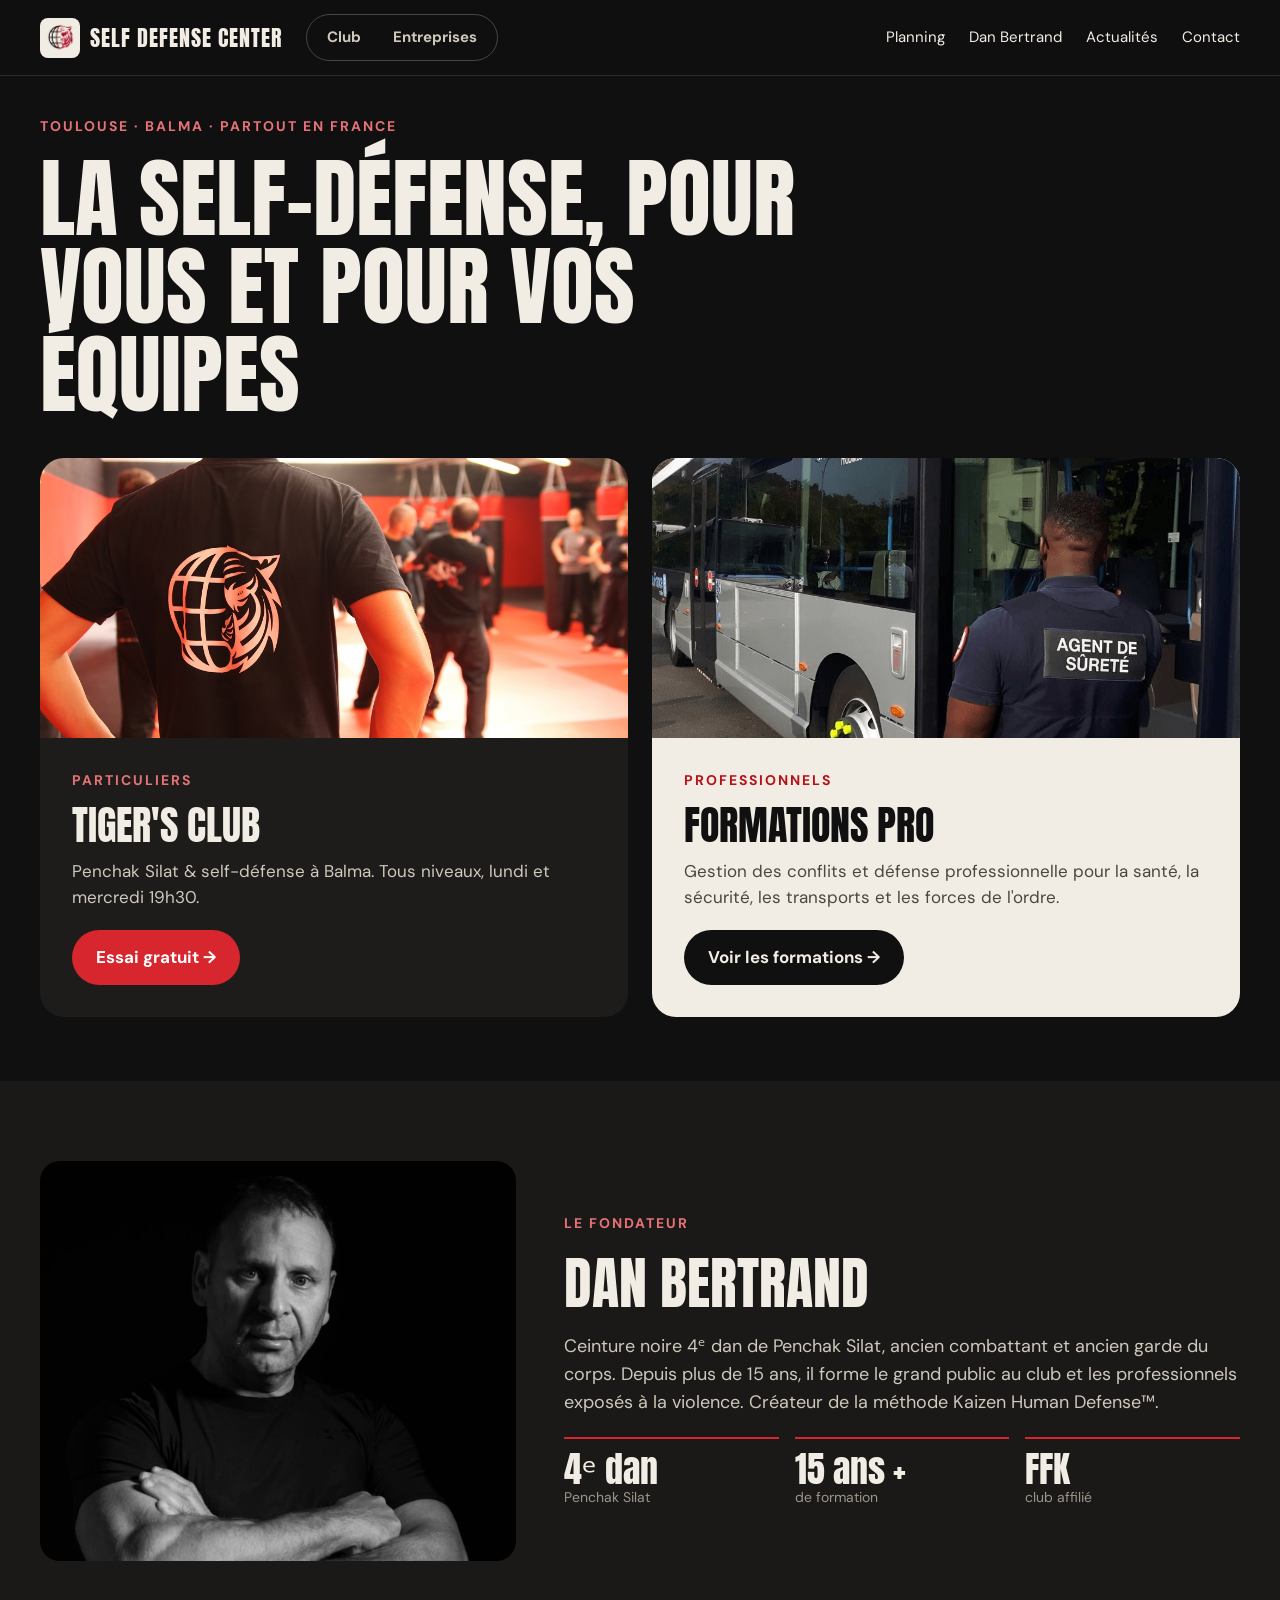
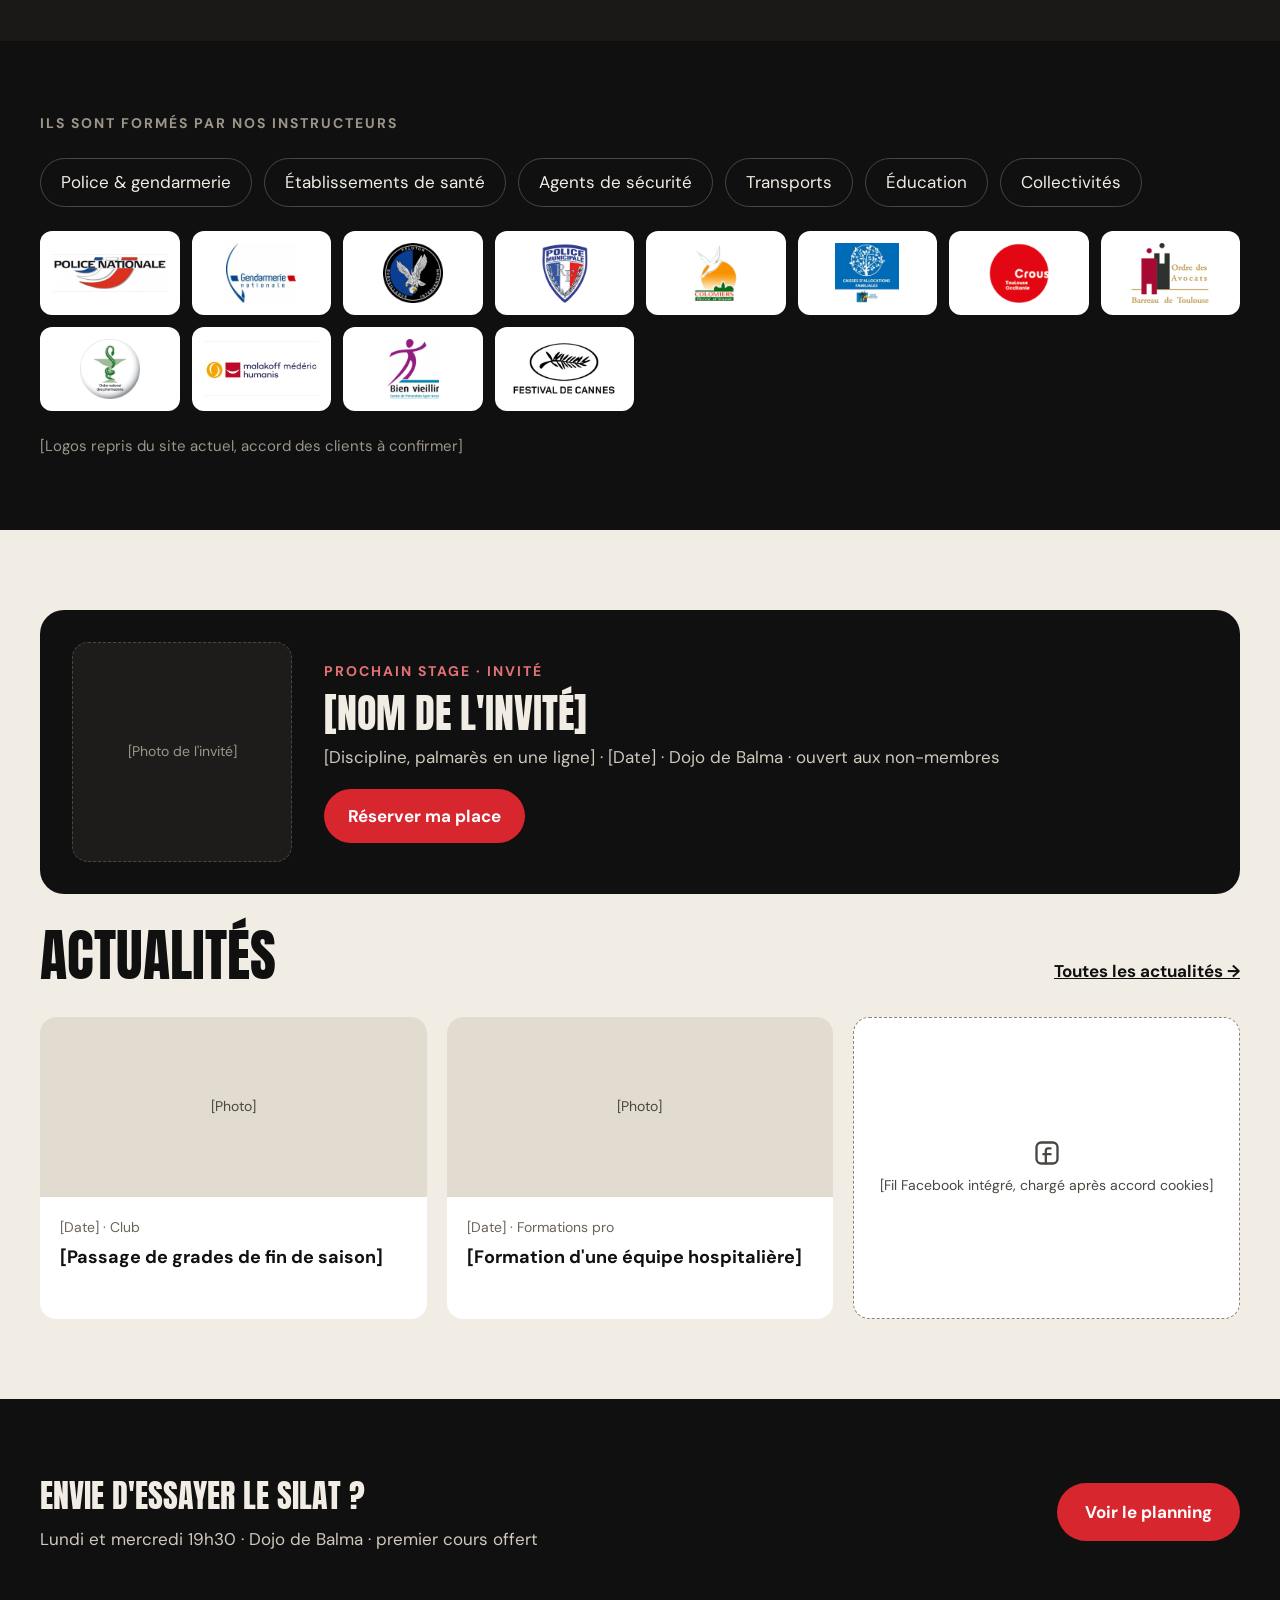
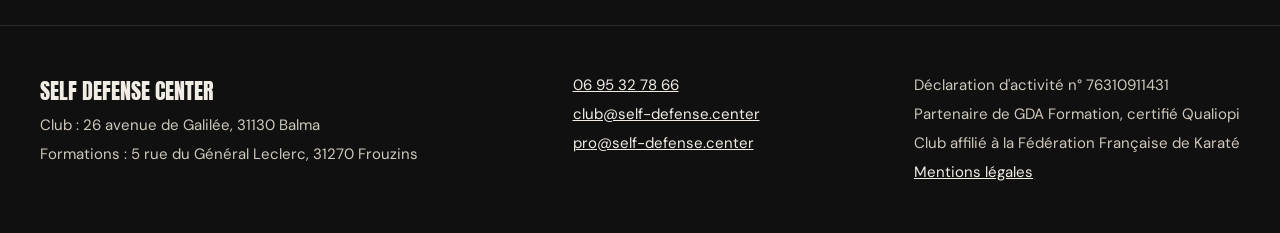
<file: index.html>
<!doctype html>
<html lang="fr"><head><meta charset="utf-8"><meta name="viewport" content="width=device-width,initial-scale=1"><meta name="robots" content="noindex, nofollow"><title>Self Defense Center — Accueil</title>
<link rel="preconnect" href="https://fonts.googleapis.com">
<link href="https://fonts.googleapis.com/css2?family=Anton&amp;family=DM+Sans:wght@400;500;700&amp;display=swap" rel="stylesheet">
<link rel="stylesheet" href="site.css">
<style>
body{margin:0;background:#101010}
a{color:#F2EDE4}a:hover{color:#ffffff}
</style>
</head><body>

<div style="background: #101010; color: #F2EDE4; font-family: 'DM Sans', system-ui, sans-serif; font-size: 17px; line-height: 1.55; min-height: 100vh">

<header class="site-header">
<div class="site-header__in">
<a class="brand" href="index.html" aria-label="Self Defense Center, accueil">
<img src="img/logo.png" alt="">
<span>SELF DEFENSE CENTER</span>
</a>
<nav class="universe" aria-label="Univers">
<a href="club.html">Club</a>
<a href="pro.html">Entreprises</a>
</nav>
<nav class="site-nav" aria-label="Navigation principale">
<a href="club.html#horaires">Planning</a>
<a href="#dan">Dan Bertrand</a>
<a href="#actus">Actualités</a>
<a href="#contact">Contact</a>
</nav>
</div>
</header>

<section id="top" style="max-width: 1200px; margin: 0 auto; padding: 40px 24px 64px; display: flex; flex-direction: column; gap: 40px">
<div style="display: flex; flex-direction: column; gap: 16px; max-width: 820px">
<p style="margin: 0; color: #E57277; font-weight: 700; font-size: 14px; letter-spacing: 2px; text-transform: uppercase">Toulouse · Balma · partout en France</p>
<h1 style="margin: 0; font-family: Anton, sans-serif; font-weight: 400; font-size: clamp(48px, 7vw, 88px); line-height: 1; text-transform: uppercase">La self-défense, pour vous et pour vos équipes</h1>
</div>
<div style="display: grid; grid-template-columns: repeat(auto-fit, minmax(320px, 1fr)); gap: 24px">
<a href="club.html" style="text-decoration: none; color: #F2EDE4; background: #1E1C1A; border-radius: 24px; overflow: hidden; display: flex; flex-direction: column">
<img class="photo" src="img/club-cours-collectif.jpg" alt="Cours collectif au dojo de Balma" style="height: 280px; width: 100%">
<div style="padding: 32px; display: flex; flex-direction: column; gap: 12px">
<span style="color: #E57277; font-weight: 700; font-size: 14px; letter-spacing: 2px; text-transform: uppercase">Particuliers</span>
<span style="font-family: Anton, sans-serif; font-size: 40px; line-height: 1.05; text-transform: uppercase">TIGER'S Club</span>
<span style="color: #CFC8BC">Penchak Silat &amp; self-défense à Balma. Tous niveaux, lundi et mercredi 19h30.</span>
<span style="align-self: flex-start; margin-top: 8px; background: #D7262E; color: #FFFFFF; font-weight: 700; padding: 14px 24px; border-radius: 999px">Essai gratuit →</span>
</div>
</a>
<a href="pro.html" style="text-decoration: none; color: #101010; background: #F2EDE4; border-radius: 24px; overflow: hidden; display: flex; flex-direction: column">
<img class="photo" src="img/pro-transport.jpg" alt="Agent de sûreté devant un bus" style="height: 280px; width: 100%">
<div style="padding: 32px; display: flex; flex-direction: column; gap: 12px">
<span style="color: #B3121A; font-weight: 700; font-size: 14px; letter-spacing: 2px; text-transform: uppercase">Professionnels</span>
<span style="font-family: Anton, sans-serif; font-size: 40px; line-height: 1.05; text-transform: uppercase">Formations pro</span>
<span style="color: #4A4640">Gestion des conflits et défense professionnelle pour la santé, la sécurité, les transports et les forces de l'ordre.</span>
<span style="align-self: flex-start; margin-top: 8px; background: #101010; color: #F2EDE4; font-weight: 700; padding: 14px 24px; border-radius: 999px">Voir les formations →</span>
</div>
</a>
</div>
</section>

<section id="dan" style="background: #1A1917">
<div style="max-width: 1200px; margin: 0 auto; padding: 80px 24px; display: flex; flex-wrap: wrap; gap: 48px; align-items: center">
<img class="photo" src="img/dan-bertrand.jpg" alt="Portrait de Dan Bertrand" style="flex: 1 1 300px; min-width: 0; height: 400px; border-radius: 20px; width: 100%; object-position: center 20%">
<div style="flex: 1 1 500px; min-width: 0; display: flex; flex-direction: column; gap: 20px">
<p style="margin: 0; color: #E57277; font-weight: 700; font-size: 14px; letter-spacing: 2px; text-transform: uppercase">Le fondateur</p>
<h2 style="margin: 0; font-family: Anton, sans-serif; font-weight: 400; font-size: clamp(36px, 5vw, 56px); line-height: 1.05; text-transform: uppercase">Dan Bertrand</h2>
<p style="margin: 0; color: #CFC8BC; font-size: 18px">Ceinture noire 4ᵉ dan de Penchak Silat, ancien combattant et ancien garde du corps. Depuis plus de 15 ans, il forme le grand public au club et les professionnels exposés à la violence. Créateur de la méthode Kaizen Human Defense™.</p>
<div style="display: grid; grid-template-columns: repeat(auto-fit, minmax(150px, 1fr)); gap: 16px">
<div style="border-top: 2px solid #D7262E; padding-top: 12px"><div style="font-family: Anton, sans-serif; font-size: 36px; line-height: 1">4ᵉ dan</div><div style="color: #9C958A; font-size: 14px">Penchak Silat</div></div>
<div style="border-top: 2px solid #D7262E; padding-top: 12px"><div style="font-family: Anton, sans-serif; font-size: 36px; line-height: 1">15 ans +</div><div style="color: #9C958A; font-size: 14px">de formation</div></div>
<div style="border-top: 2px solid #D7262E; padding-top: 12px"><div style="font-family: Anton, sans-serif; font-size: 36px; line-height: 1">FFK</div><div style="color: #9C958A; font-size: 14px">club affilié</div></div>
</div>
</div>
</div>
</section>

<section style="max-width: 1200px; margin: 0 auto; padding: 72px 24px; display: flex; flex-direction: column; gap: 24px">
<p style="margin: 0; color: #9C958A; font-weight: 700; font-size: 14px; letter-spacing: 2px; text-transform: uppercase">Ils sont formés par nos instructeurs</p>
<div style="display: flex; flex-wrap: wrap; gap: 12px">
<span style="border: 1px solid #4A4640; border-radius: 999px; padding: 10px 20px">Police &amp; gendarmerie</span>
<span style="border: 1px solid #4A4640; border-radius: 999px; padding: 10px 20px">Établissements de santé</span>
<span style="border: 1px solid #4A4640; border-radius: 999px; padding: 10px 20px">Agents de sécurité</span>
<span style="border: 1px solid #4A4640; border-radius: 999px; padding: 10px 20px">Transports</span>
<span style="border: 1px solid #4A4640; border-radius: 999px; padding: 10px 20px">Éducation</span>
<span style="border: 1px solid #4A4640; border-radius: 999px; padding: 10px 20px">Collectivités</span>
</div>
<div class="logos">
<img src="img/logos/police-nationale-logo.jpg" alt="Police nationale" loading="lazy">
<img src="img/logos/gendarmerie-nationale-logo.jpg" alt="Gendarmerie nationale" loading="lazy">
<img src="img/logos/PSIG-200px.png" alt="PSIG" loading="lazy">
<img src="img/logos/police-municipale-blason.png" alt="Police municipale" loading="lazy">
<img src="img/logos/mairie-de-colomiers.png" alt="Mairie de Colomiers" loading="lazy">
<img src="img/logos/CAF31-200px.jpg" alt="CAF de la Haute-Garonne" loading="lazy">
<img src="img/logos/crous-toulouse-occitanie-logo.png" alt="Crous Toulouse-Occitanie" loading="lazy">
<img src="img/logos/ordre-avocats-toulouse.png" alt="Ordre des avocats de Toulouse" loading="lazy">
<img src="img/logos/ordre-national-des-pharmaciens-logo.jpg" alt="Ordre national des pharmaciens" loading="lazy">
<img src="img/logos/malakoff-mederic-humanis-Assurance-logo.jpg" alt="Malakoff Humanis" loading="lazy">
<img src="img/logos/agirc-arrco.png" alt="Agirc-Arrco" loading="lazy">
<img src="img/logos/Festival-de-Cannes-Logo-200px.jpg" alt="Festival de Cannes" loading="lazy">
</div>
<p style="margin: 0; color: #9C958A; font-size: 15px">[Logos repris du site actuel, accord des clients à confirmer]</p>
</section>

<section id="actus" style="background: #F2EDE4; color: #101010">
<div style="max-width: 1200px; margin: 0 auto; padding: 80px 24px; display: flex; flex-direction: column; gap: 32px">
<div style="background: #101010; color: #F2EDE4; border-radius: 24px; padding: 32px; display: flex; flex-wrap: wrap; gap: 32px; align-items: center">
<div style="flex: 0 1 220px; min-width: 0; height: 220px; border-radius: 16px; background: #1E1C1A; border: 1px dashed #4A4640; display: flex; align-items: center; justify-content: center; text-align: center; padding: 16px; box-sizing: border-box; color: #9C958A; font-size: 14px">[Photo de l'invité]</div>
<div style="flex: 1 1 360px; min-width: 0; display: flex; flex-direction: column; gap: 10px">
<span style="color: #E57277; font-weight: 700; font-size: 14px; letter-spacing: 2px; text-transform: uppercase">Prochain stage · invité</span>
<span style="font-family: Anton, sans-serif; font-size: 40px; line-height: 1.05; text-transform: uppercase">[Nom de l'invité]</span>
<span style="color: #CFC8BC">[Discipline, palmarès en une ligne] · [Date] · Dojo de Balma · ouvert aux non-membres</span>
<a href="#" style="align-self: flex-start; margin-top: 8px; text-decoration: none; background: #D7262E; color: #FFFFFF; font-weight: 700; padding: 14px 24px; border-radius: 999px">Réserver ma place</a>
</div>
</div>
<div style="display: flex; flex-wrap: wrap; align-items: flex-end; justify-content: space-between; gap: 16px">
<h2 style="margin: 0; font-family: Anton, sans-serif; font-weight: 400; font-size: clamp(36px, 5vw, 56px); line-height: 1.05; text-transform: uppercase">Actualités</h2>
<a href="#" style="color: #101010; font-weight: 700">Toutes les actualités →</a>
</div>
<div style="display: grid; grid-template-columns: repeat(auto-fit, minmax(260px, 1fr)); gap: 20px">
<div style="background: #FFFFFF; border-radius: 16px; overflow: hidden; display: flex; flex-direction: column">
<div style="height: 180px; background: #E2DBCF; display: flex; align-items: center; justify-content: center; color: #4A4640; font-size: 14px">[Photo]</div>
<div style="padding: 20px; display: flex; flex-direction: column; gap: 6px"><span style="color: #6A645B; font-size: 14px">[Date] · Club</span><span style="font-weight: 700; font-size: 18px">[Passage de grades de fin de saison]</span></div>
</div>
<div style="background: #FFFFFF; border-radius: 16px; overflow: hidden; display: flex; flex-direction: column">
<div style="height: 180px; background: #E2DBCF; display: flex; align-items: center; justify-content: center; color: #4A4640; font-size: 14px">[Photo]</div>
<div style="padding: 20px; display: flex; flex-direction: column; gap: 6px"><span style="color: #6A645B; font-size: 14px">[Date] · Formations pro</span><span style="font-weight: 700; font-size: 18px">[Formation d'une équipe hospitalière]</span></div>
</div>
<div style="background: #FFFFFF; border-radius: 16px; overflow: hidden; display: flex; flex-direction: column; border: 1px dashed #8A8378">
<div style="flex: 1 1 auto; min-height: 260px; display: flex; flex-direction: column; align-items: center; justify-content: center; gap: 8px; text-align: center; padding: 20px; color: #4A4640; font-size: 14px"><svg aria-hidden="true" width="28" height="28" viewBox="0 0 24 24" fill="none" stroke="#4A4640" stroke-width="2" stroke-linecap="round" stroke-linejoin="round"><rect x="3" y="3" width="18" height="18" rx="4"></rect><path d="M15 8h-2a2 2 0 0 0-2 2v11"></path><path d="M9 13h6"></path></svg>[Fil Facebook intégré, chargé après accord cookies]</div>
</div>
</div>
</div>
</section>

<section style="max-width: 1200px; margin: 0 auto; padding: 72px 24px; display: flex; flex-wrap: wrap; gap: 24px; align-items: center; justify-content: space-between">
<div style="display: flex; flex-direction: column; gap: 6px">
<span style="font-family: Anton, sans-serif; font-size: 32px; text-transform: uppercase">Envie d'essayer le Silat ?</span>
<span style="color: #CFC8BC">Lundi et mercredi 19h30 · Dojo de Balma · premier cours offert</span>
</div>
<a href="club.html#horaires" style="text-decoration: none; background: #D7262E; color: #FFFFFF; font-weight: 700; padding: 16px 28px; border-radius: 999px">Voir le planning</a>
</section>

<footer id="contact" style="border-top: 1px solid #2E2B28">
<div style="max-width: 1200px; margin: 0 auto; padding: 48px 24px; display: flex; flex-wrap: wrap; gap: 40px; justify-content: space-between; font-size: 15px; color: #CFC8BC">
<div style="display: flex; flex-direction: column; gap: 6px">
<span style="font-family: Anton, sans-serif; font-size: 22px; color: #F2EDE4">SELF DEFENSE CENTER</span>
<span>Club : 26 avenue de Galilée, 31130 Balma</span>
<span>Formations : 5 rue du Général Leclerc, 31270 Frouzins</span>
</div>
<div style="display: flex; flex-direction: column; gap: 6px">
<a href="tel:+33695327866">06 95 32 78 66</a>
<a href="mailto:club@self-defense.center">club@self-defense.center</a>
<a href="mailto:pro@self-defense.center">pro@self-defense.center</a>
</div>
<div style="display: flex; flex-direction: column; gap: 6px">
<span>Déclaration d'activité n° 76310911431</span>
<span>Partenaire de GDA Formation, certifié Qualiopi</span>
<span>Club affilié à la Fédération Française de Karaté</span>
<a href="#">Mentions légales</a>
</div>
</div>
</footer>

</div>
</body></html>
</file>
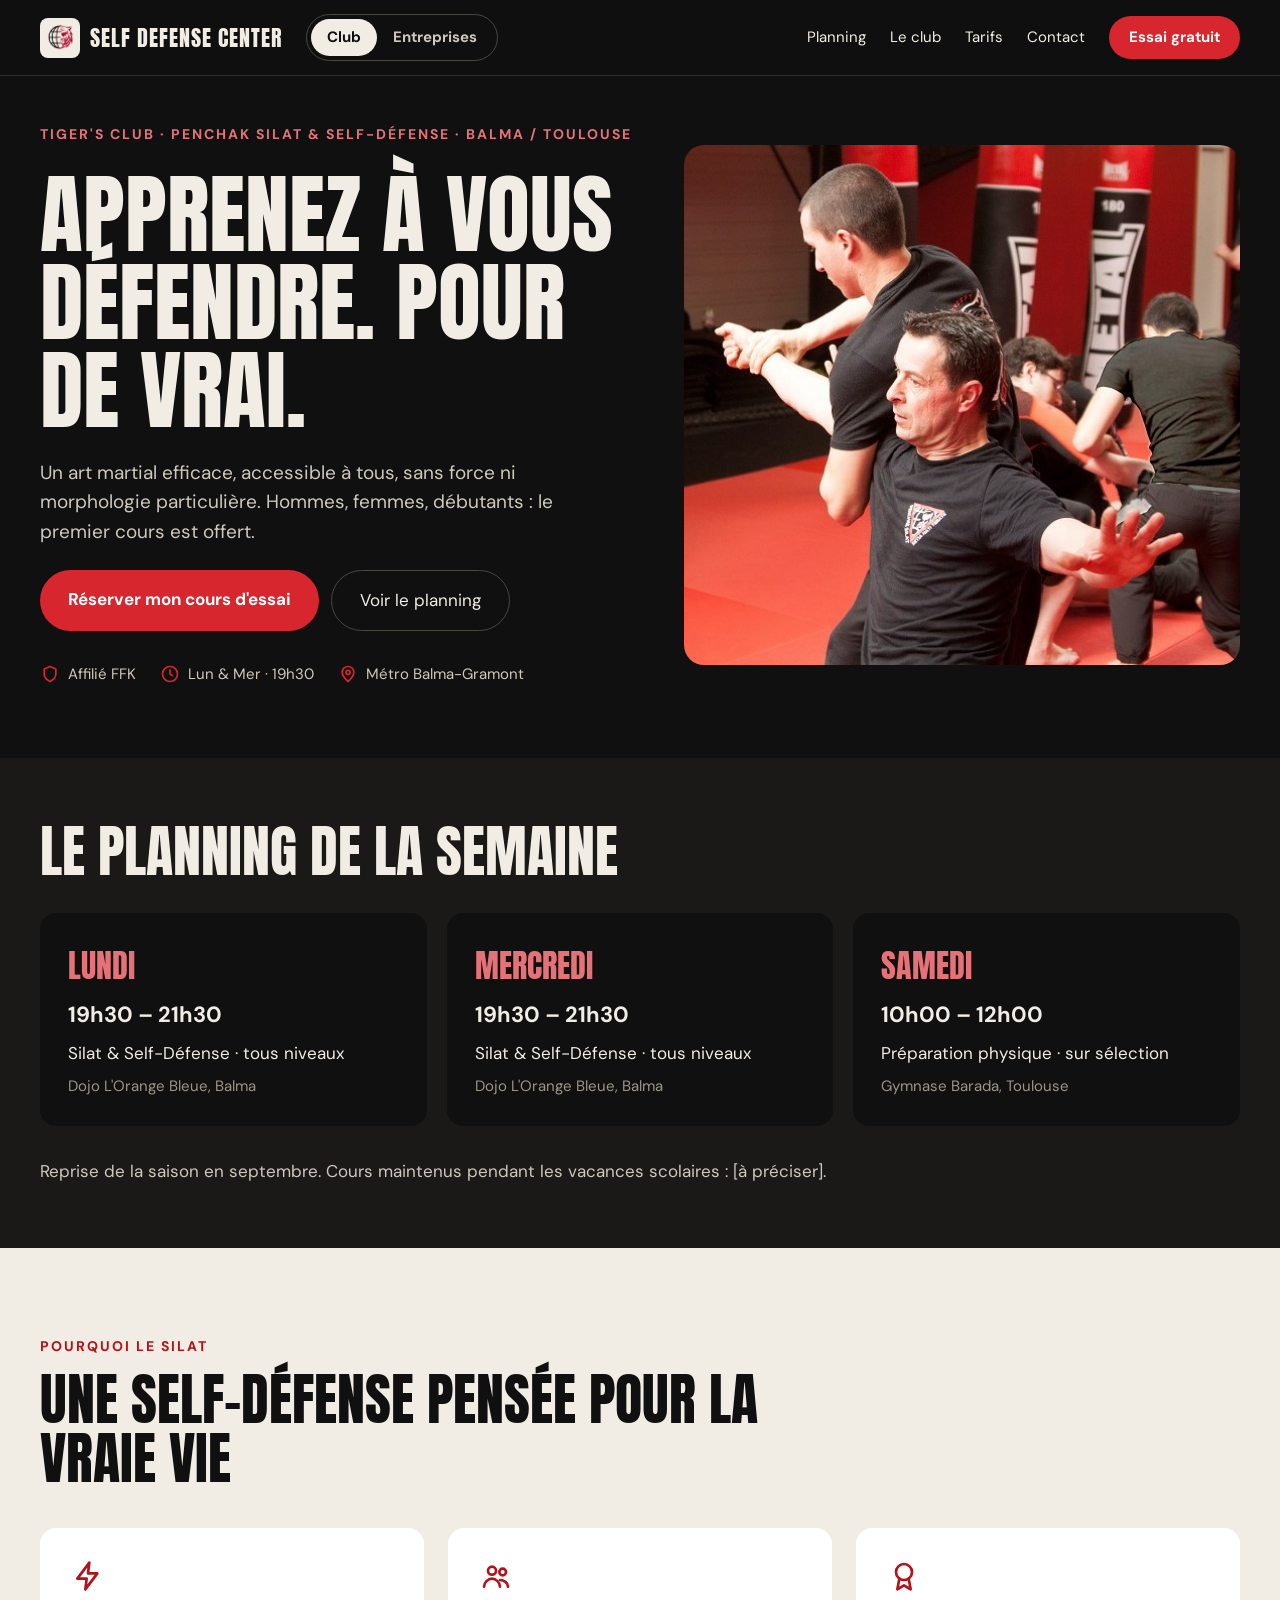
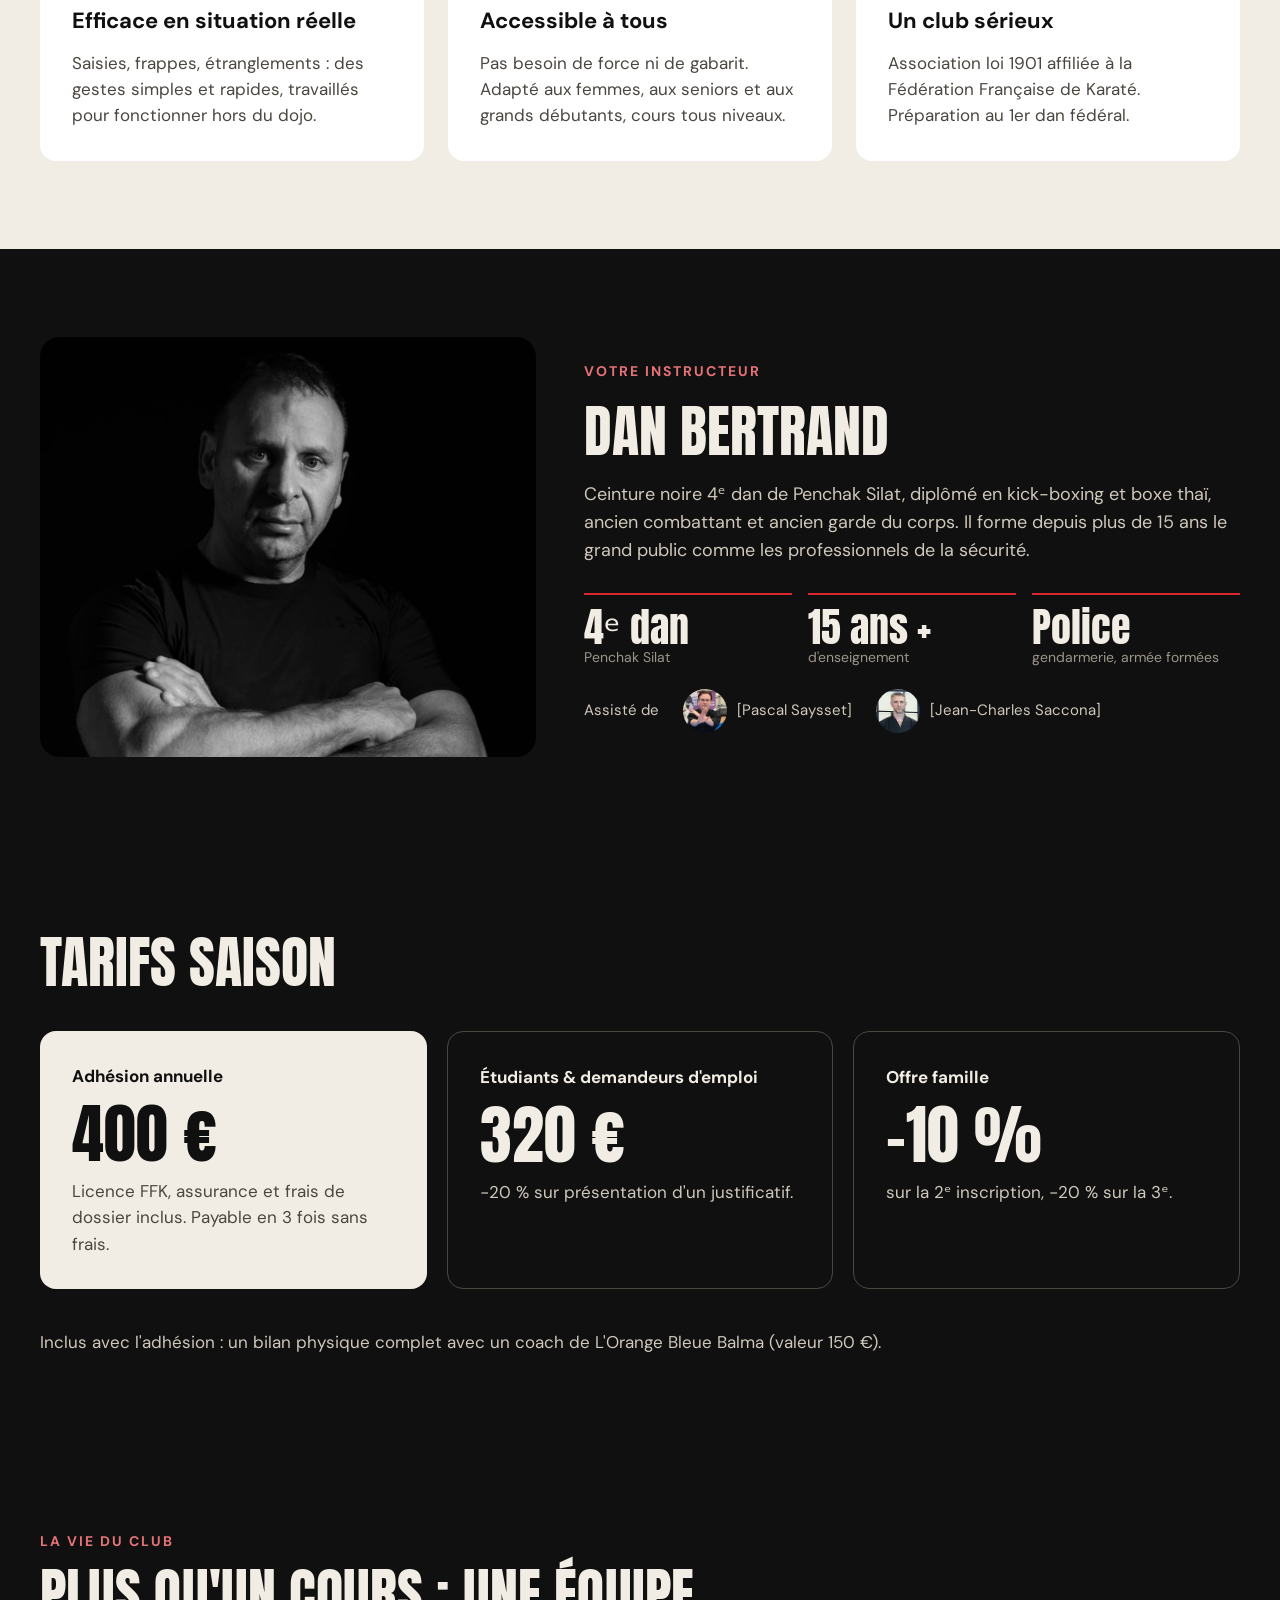
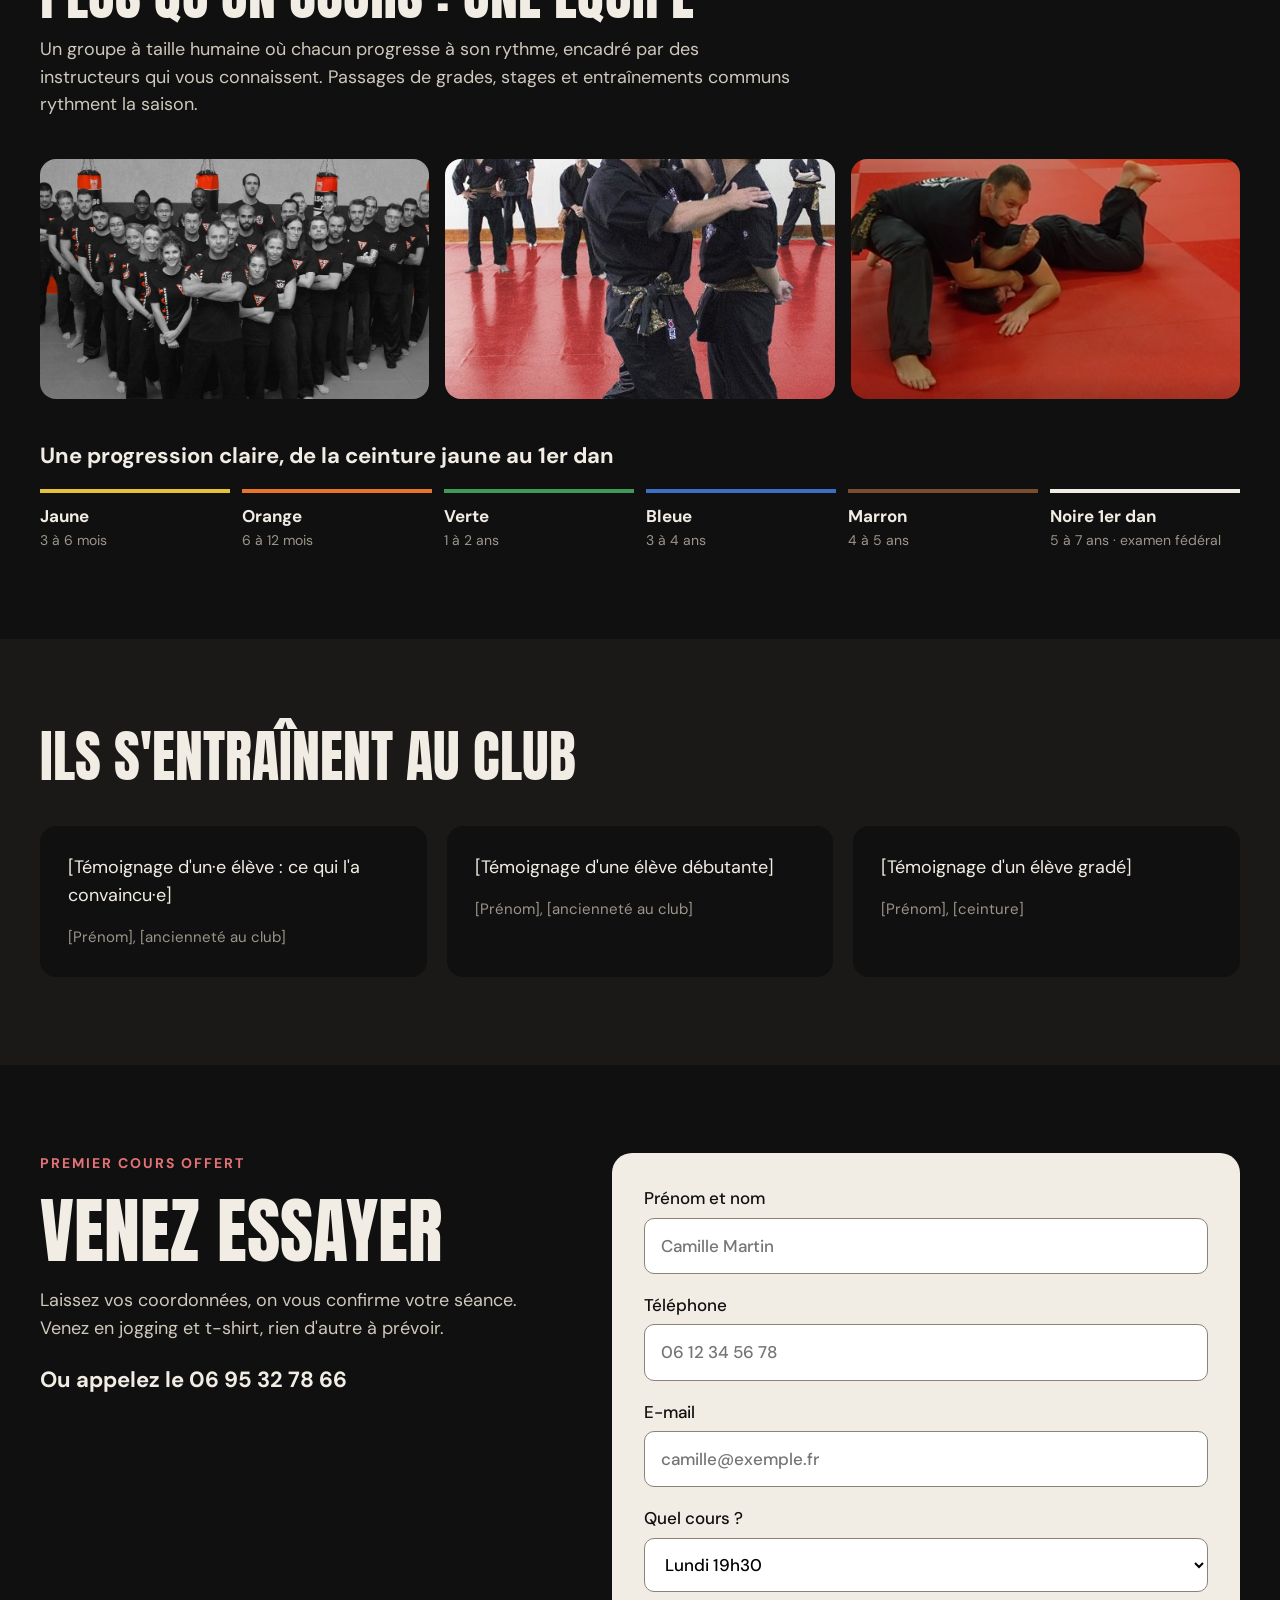
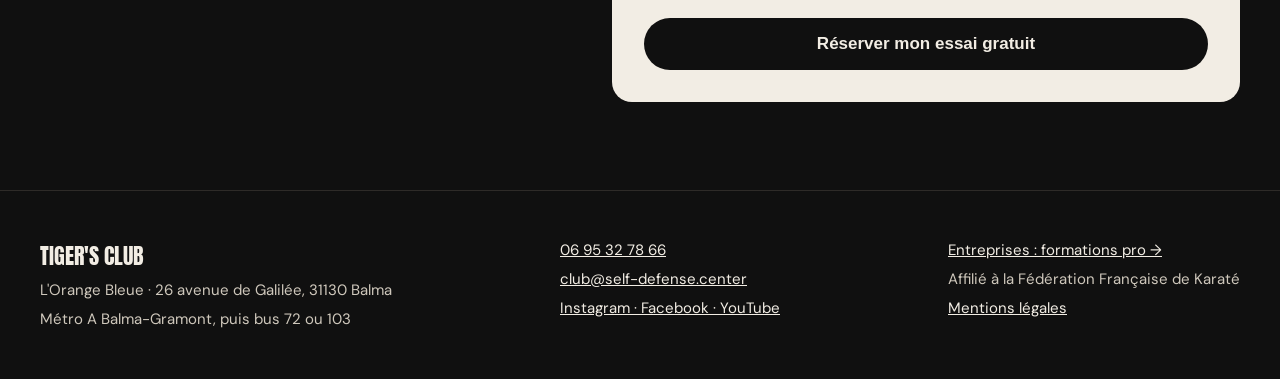
<file: club.html>
<!doctype html>
<html lang="fr"><head><meta charset="utf-8"><meta name="viewport" content="width=device-width,initial-scale=1"><meta name="robots" content="noindex, nofollow"><title>TIGER'S Club — Penchak Silat Balma</title>
<link rel="preconnect" href="https://fonts.googleapis.com">
<link href="https://fonts.googleapis.com/css2?family=Anton&amp;family=DM+Sans:wght@400;500;700&amp;display=swap" rel="stylesheet">
<link rel="stylesheet" href="site.css">
<style>
body{margin:0;background:#101010}
a{color:#F2EDE4}a:hover{color:#ffffff}
input,select{font:inherit}
</style>
</head><body>

<div style="background: #101010; color: #F2EDE4; font-family: 'DM Sans', system-ui, sans-serif; font-size: 17px; line-height: 1.55; min-height: 100vh">

<header class="site-header">
<div class="site-header__in">
<a class="brand" href="index.html" aria-label="Self Defense Center, accueil">
<img src="img/logo.png" alt="">
<span>SELF DEFENSE CENTER</span>
</a>
<nav class="universe" aria-label="Univers">
<a href="club.html" aria-current="page">Club</a>
<a href="pro.html">Entreprises</a>
</nav>
<nav class="site-nav" aria-label="Navigation principale">
<a href="#horaires">Planning</a>
<a href="#club">Le club</a>
<a href="#tarifs">Tarifs</a>
<a href="#contact">Contact</a>
<a class="cta" href="#essai">Essai gratuit</a>
</nav>
</div>
</header>

<section id="top" style="max-width: 1200px; margin: 0 auto; padding: 48px 24px 72px; display: flex; flex-wrap: wrap; gap: 48px; align-items: center">
<div style="flex: 1 1 460px; min-width: 0; display: flex; flex-direction: column; gap: 24px">
<p style="margin: 0; color: #E57277; font-weight: 700; font-size: 14px; letter-spacing: 2px; text-transform: uppercase">TIGER'S Club · Penchak Silat &amp; Self-Défense · Balma / Toulouse</p>
<h1 style="margin: 0; font-family: Anton, sans-serif; font-weight: 400; font-size: clamp(48px, 7vw, 88px); line-height: 1; text-transform: uppercase">Apprenez à vous défendre. Pour de vrai.</h1>
<p style="margin: 0; font-size: 19px; color: #CFC8BC; max-width: 520px">Un art martial efficace, accessible à tous, sans force ni morphologie particulière. Hommes, femmes, débutants : le premier cours est offert.</p>
<div style="display: flex; flex-wrap: wrap; gap: 12px">
<a href="#essai" style="text-decoration: none; background: #D7262E; color: #FFFFFF; font-weight: 700; padding: 16px 28px; border-radius: 999px; font-size: 17px">Réserver mon cours d'essai</a>
<a href="#horaires" style="text-decoration: none; border: 1px solid #4A4640; padding: 16px 28px; border-radius: 999px; font-size: 17px">Voir le planning</a>
</div>
<div style="display: flex; flex-wrap: wrap; gap: 24px; padding-top: 8px; font-size: 15px; color: #CFC8BC">
<span style="display: flex; align-items: center; gap: 8px"><svg aria-hidden="true" width="20" height="20" viewBox="0 0 24 24" fill="none" stroke="#D7262E" stroke-width="2" stroke-linecap="round" stroke-linejoin="round"><path d="M12 3l7 3v6c0 4-3 7-7 9-4-2-7-5-7-9V6z"></path></svg>Affilié FFK</span>
<span style="display: flex; align-items: center; gap: 8px"><svg aria-hidden="true" width="20" height="20" viewBox="0 0 24 24" fill="none" stroke="#D7262E" stroke-width="2" stroke-linecap="round" stroke-linejoin="round"><circle cx="12" cy="12" r="9"></circle><path d="M12 7v5l3 2"></path></svg>Lun &amp; Mer · 19h30</span>
<span style="display: flex; align-items: center; gap: 8px"><svg aria-hidden="true" width="20" height="20" viewBox="0 0 24 24" fill="none" stroke="#D7262E" stroke-width="2" stroke-linecap="round" stroke-linejoin="round"><path d="M12 21s-7-6-7-11a7 7 0 0 1 14 0c0 5-7 11-7 11z"></path><circle cx="12" cy="10" r="2.5"></circle></svg>Métro Balma-Gramont</span>
</div>
</div>
<img class="photo" src="img/club-entrainement.jpg" alt="Élèves à l'entraînement au dojo" style="flex: 1 1 420px; min-width: 0; height: 520px; border-radius: 20px; width: 100%">
</section>

<section id="horaires" style="background: #1A1917">
<div style="max-width: 1200px; margin: 0 auto; padding: 64px 24px; display: flex; flex-direction: column; gap: 32px">
<h2 style="margin: 0; font-family: Anton, sans-serif; font-weight: 400; font-size: clamp(36px, 5vw, 56px); line-height: 1.05; text-transform: uppercase">Le planning de la semaine</h2>
<div style="display: grid; grid-template-columns: repeat(auto-fit, minmax(260px, 1fr)); gap: 20px">
<div style="background: #101010; border-radius: 16px; padding: 28px; display: flex; flex-direction: column; gap: 8px">
<div style="font-family: Anton, sans-serif; font-size: 32px; text-transform: uppercase; color: #E57277">Lundi</div>
<div style="font-size: 22px; font-weight: 700">19h30 – 21h30</div>
<div>Silat &amp; Self-Défense · tous niveaux</div>
<div style="color: #9C958A; font-size: 15px">Dojo L'Orange Bleue, Balma</div>
</div>
<div style="background: #101010; border-radius: 16px; padding: 28px; display: flex; flex-direction: column; gap: 8px">
<div style="font-family: Anton, sans-serif; font-size: 32px; text-transform: uppercase; color: #E57277">Mercredi</div>
<div style="font-size: 22px; font-weight: 700">19h30 – 21h30</div>
<div>Silat &amp; Self-Défense · tous niveaux</div>
<div style="color: #9C958A; font-size: 15px">Dojo L'Orange Bleue, Balma</div>
</div>
<div style="background: #101010; border-radius: 16px; padding: 28px; display: flex; flex-direction: column; gap: 8px">
<div style="font-family: Anton, sans-serif; font-size: 32px; text-transform: uppercase; color: #E57277">Samedi</div>
<div style="font-size: 22px; font-weight: 700">10h00 – 12h00</div>
<div>Préparation physique · sur sélection</div>
<div style="color: #9C958A; font-size: 15px">Gymnase Barada, Toulouse</div>
</div>
</div>
<p style="margin: 0; color: #CFC8BC">Reprise de la saison en septembre. Cours maintenus pendant les vacances scolaires : [à préciser].</p>
</div>
</section>

<section id="club" style="background: #F2EDE4; color: #101010">
<div style="max-width: 1200px; margin: 0 auto; padding: 88px 24px; display: flex; flex-direction: column; gap: 40px">
<div style="display: flex; flex-direction: column; gap: 12px; max-width: 720px">
<p style="margin: 0; color: #B3121A; font-weight: 700; font-size: 14px; letter-spacing: 2px; text-transform: uppercase">Pourquoi le Silat</p>
<h2 style="margin: 0; font-family: Anton, sans-serif; font-weight: 400; font-size: clamp(36px, 5vw, 56px); line-height: 1.05; text-transform: uppercase">Une self-défense pensée pour la vraie vie</h2>
</div>
<div style="display: grid; grid-template-columns: repeat(auto-fit, minmax(260px, 1fr)); gap: 24px">
<div style="background: #FFFFFF; border-radius: 16px; padding: 32px; display: flex; flex-direction: column; gap: 12px">
<svg aria-hidden="true" width="32" height="32" viewBox="0 0 24 24" fill="none" stroke="#B3121A" stroke-width="2" stroke-linecap="round" stroke-linejoin="round"><path d="M13 2L4 14h7l-1 8 9-12h-7z"></path></svg>
<h3 style="margin: 0; font-size: 22px">Efficace en situation réelle</h3>
<p style="margin: 0; color: #4A4640">Saisies, frappes, étranglements : des gestes simples et rapides, travaillés pour fonctionner hors du dojo.</p>
</div>
<div style="background: #FFFFFF; border-radius: 16px; padding: 32px; display: flex; flex-direction: column; gap: 12px">
<svg aria-hidden="true" width="32" height="32" viewBox="0 0 24 24" fill="none" stroke="#B3121A" stroke-width="2" stroke-linecap="round" stroke-linejoin="round"><circle cx="9" cy="8" r="3"></circle><circle cx="17" cy="9" r="2.5"></circle><path d="M3 20c0-3 3-6 6-6s6 3 6 6"></path><path d="M15 15c3 0 6 2 6 5"></path></svg>
<h3 style="margin: 0; font-size: 22px">Accessible à tous</h3>
<p style="margin: 0; color: #4A4640">Pas besoin de force ni de gabarit. Adapté aux femmes, aux seniors et aux grands débutants, cours tous niveaux.</p>
</div>
<div style="background: #FFFFFF; border-radius: 16px; padding: 32px; display: flex; flex-direction: column; gap: 12px">
<svg aria-hidden="true" width="32" height="32" viewBox="0 0 24 24" fill="none" stroke="#B3121A" stroke-width="2" stroke-linecap="round" stroke-linejoin="round"><circle cx="12" cy="9" r="6"></circle><path d="M8.5 14l-1.5 8 5-3 5 3-1.5-8"></path></svg>
<h3 style="margin: 0; font-size: 22px">Un club sérieux</h3>
<p style="margin: 0; color: #4A4640">Association loi 1901 affiliée à la Fédération Française de Karaté. Préparation au 1er dan fédéral.</p>
</div>
</div>
</div>
</section>

<section style="max-width: 1200px; margin: 0 auto; padding: 88px 24px; display: flex; flex-wrap: wrap; gap: 48px; align-items: center">
<img class="photo" src="img/dan-bertrand.jpg" alt="Portrait de Dan Bertrand" style="flex: 1 1 320px; min-width: 0; height: 420px; border-radius: 20px; width: 100%; object-position: center 20%">
<div style="flex: 1 1 480px; min-width: 0; display: flex; flex-direction: column; gap: 20px">
<p style="margin: 0; color: #E57277; font-weight: 700; font-size: 14px; letter-spacing: 2px; text-transform: uppercase">Votre instructeur</p>
<h2 style="margin: 0; font-family: Anton, sans-serif; font-weight: 400; font-size: clamp(36px, 5vw, 56px); line-height: 1.05; text-transform: uppercase">Dan Bertrand</h2>
<p style="margin: 0; color: #CFC8BC; font-size: 18px">Ceinture noire 4ᵉ dan de Penchak Silat, diplômé en kick-boxing et boxe thaï, ancien combattant et ancien garde du corps. Il forme depuis plus de 15 ans le grand public comme les professionnels de la sécurité.</p>
<div style="display: grid; grid-template-columns: repeat(auto-fit, minmax(150px, 1fr)); gap: 16px; padding-top: 8px">
<div style="border-top: 2px solid #D7262E; padding-top: 12px"><div style="font-family: Anton, sans-serif; font-size: 40px; line-height: 1">4ᵉ dan</div><div style="color: #9C958A; font-size: 14px">Penchak Silat</div></div>
<div style="border-top: 2px solid #D7262E; padding-top: 12px"><div style="font-family: Anton, sans-serif; font-size: 40px; line-height: 1">15 ans +</div><div style="color: #9C958A; font-size: 14px">d'enseignement</div></div>
<div style="border-top: 2px solid #D7262E; padding-top: 12px"><div style="font-family: Anton, sans-serif; font-size: 40px; line-height: 1">Police</div><div style="color: #9C958A; font-size: 14px">gendarmerie, armée formées</div></div>
</div>
<div class="team"><span>Assisté de</span><span><img src="img/pascal-saysset.jpg" alt="">[Pascal Saysset]</span><span><img src="img/jean-charles-saccona.jpg" alt="">[Jean-Charles Saccona]</span></div>
</div>
</section>



<section id="tarifs" style="max-width: 1200px; margin: 0 auto; padding: 88px 24px; display: flex; flex-direction: column; gap: 40px">
<h2 style="margin: 0; font-family: Anton, sans-serif; font-weight: 400; font-size: clamp(36px, 5vw, 56px); line-height: 1.05; text-transform: uppercase">Tarifs saison</h2>
<div style="display: grid; grid-template-columns: repeat(auto-fit, minmax(280px, 1fr)); gap: 20px">
<div style="background: #F2EDE4; color: #101010; border-radius: 16px; padding: 32px; display: flex; flex-direction: column; gap: 12px">
<div style="font-weight: 700">Adhésion annuelle</div>
<div style="font-family: Anton, sans-serif; font-size: 64px; line-height: 1">400 €</div>
<div style="color: #4A4640">Licence FFK, assurance et frais de dossier inclus. Payable en 3 fois sans frais.</div>
</div>
<div style="border: 1px solid #4A4640; border-radius: 16px; padding: 32px; display: flex; flex-direction: column; gap: 12px">
<div style="font-weight: 700">Étudiants &amp; demandeurs d'emploi</div>
<div style="font-family: Anton, sans-serif; font-size: 64px; line-height: 1">320 €</div>
<div style="color: #CFC8BC">−20 % sur présentation d'un justificatif.</div>
</div>
<div style="border: 1px solid #4A4640; border-radius: 16px; padding: 32px; display: flex; flex-direction: column; gap: 12px">
<div style="font-weight: 700">Offre famille</div>
<div style="font-family: Anton, sans-serif; font-size: 64px; line-height: 1">−10 %</div>
<div style="color: #CFC8BC">sur la 2ᵉ inscription, −20 % sur la 3ᵉ.</div>
</div>
</div>
<p style="margin: 0; color: #CFC8BC">Inclus avec l'adhésion : un bilan physique complet avec un coach de L'Orange Bleue Balma (valeur 150 €).</p>
</section>

<section style="max-width: 1200px; margin: 0 auto; padding: 88px 24px; display: flex; flex-direction: column; gap: 40px">
<div style="display: flex; flex-direction: column; gap: 12px; max-width: 760px">
<p style="margin: 0; color: #E57277; font-weight: 700; font-size: 14px; letter-spacing: 2px; text-transform: uppercase">La vie du club</p>
<h2 style="margin: 0; font-family: Anton, sans-serif; font-weight: 400; font-size: clamp(36px, 5vw, 56px); line-height: 1.05; text-transform: uppercase">Plus qu'un cours : une équipe</h2>
<p style="margin: 0; color: #CFC8BC; font-size: 18px">Un groupe à taille humaine où chacun progresse à son rythme, encadré par des instructeurs qui vous connaissent. Passages de grades, stages et entraînements communs rythment la saison.</p>
</div>
<div style="display: grid; grid-template-columns: repeat(auto-fit, minmax(240px, 1fr)); gap: 16px">
<img class="photo" src="img/club-groupe.jpg" alt="Le groupe du TIGER'S Club au complet" style="height: 240px; border-radius: 16px; width: 100%">
<img class="photo" src="img/club-technique-debout.jpg" alt="Travail technique debout pendant un cours" style="height: 240px; border-radius: 16px; width: 100%">
<img class="photo" src="img/club-travail-au-sol.jpg" alt="Travail au sol sur le tatami" style="height: 240px; border-radius: 16px; width: 100%">
</div>
<div style="display: flex; flex-direction: column; gap: 16px">
<h3 style="margin: 0; font-size: 22px">Une progression claire, de la ceinture jaune au 1er dan</h3>
<div style="display: grid; grid-template-columns: repeat(auto-fit, minmax(150px, 1fr)); gap: 12px">
<div style="border-top: 4px solid #E3C33B; padding-top: 10px"><div style="font-weight: 700">Jaune</div><div style="color: #9C958A; font-size: 14px">3 à 6 mois</div></div>
<div style="border-top: 4px solid #E8742A; padding-top: 10px"><div style="font-weight: 700">Orange</div><div style="color: #9C958A; font-size: 14px">6 à 12 mois</div></div>
<div style="border-top: 4px solid #3F9A5A; padding-top: 10px"><div style="font-weight: 700">Verte</div><div style="color: #9C958A; font-size: 14px">1 à 2 ans</div></div>
<div style="border-top: 4px solid #3B6FC4; padding-top: 10px"><div style="font-weight: 700">Bleue</div><div style="color: #9C958A; font-size: 14px">3 à 4 ans</div></div>
<div style="border-top: 4px solid #7A4E2D; padding-top: 10px"><div style="font-weight: 700">Marron</div><div style="color: #9C958A; font-size: 14px">4 à 5 ans</div></div>
<div style="border-top: 4px solid #F2EDE4; padding-top: 10px"><div style="font-weight: 700">Noire 1er dan</div><div style="color: #9C958A; font-size: 14px">5 à 7 ans · examen fédéral</div></div>
</div>
</div>
</section>

<section style="background: #1A1917">
<div style="max-width: 1200px; margin: 0 auto; padding: 88px 24px; display: flex; flex-direction: column; gap: 40px">
<h2 style="margin: 0; font-family: Anton, sans-serif; font-weight: 400; font-size: clamp(36px, 5vw, 56px); line-height: 1.05; text-transform: uppercase">Ils s'entraînent au club</h2>
<div style="display: grid; grid-template-columns: repeat(auto-fit, minmax(260px, 1fr)); gap: 20px">
<figure style="margin: 0; background: #101010; border-radius: 16px; padding: 28px; display: flex; flex-direction: column; gap: 16px">
<blockquote style="margin: 0; font-size: 18px">[Témoignage d'un·e élève : ce qui l'a convaincu·e]</blockquote>
<figcaption style="color: #9C958A; font-size: 15px">[Prénom], [ancienneté au club]</figcaption>
</figure>
<figure style="margin: 0; background: #101010; border-radius: 16px; padding: 28px; display: flex; flex-direction: column; gap: 16px">
<blockquote style="margin: 0; font-size: 18px">[Témoignage d'une élève débutante]</blockquote>
<figcaption style="color: #9C958A; font-size: 15px">[Prénom], [ancienneté au club]</figcaption>
</figure>
<figure style="margin: 0; background: #101010; border-radius: 16px; padding: 28px; display: flex; flex-direction: column; gap: 16px">
<blockquote style="margin: 0; font-size: 18px">[Témoignage d'un élève gradé]</blockquote>
<figcaption style="color: #9C958A; font-size: 15px">[Prénom], [ceinture]</figcaption>
</figure>
</div>
</div>
</section>

<section id="essai" style="max-width: 1200px; margin: 0 auto; padding: 88px 24px; display: flex; flex-wrap: wrap; gap: 48px">
<div style="flex: 1 1 380px; min-width: 0; display: flex; flex-direction: column; gap: 20px">
<p style="margin: 0; color: #E57277; font-weight: 700; font-size: 14px; letter-spacing: 2px; text-transform: uppercase">Premier cours offert</p>
<h2 style="margin: 0; font-family: Anton, sans-serif; font-weight: 400; font-size: clamp(40px, 6vw, 72px); line-height: 1; text-transform: uppercase">Venez essayer</h2>
<p style="margin: 0; color: #CFC8BC; font-size: 18px">Laissez vos coordonnées, on vous confirme votre séance. Venez en jogging et t-shirt, rien d'autre à prévoir.</p>
<a href="tel:+33695327866" style="font-size: 22px; font-weight: 700; text-decoration: none">Ou appelez le 06 95 32 78 66</a>
</div>
<form style="flex: 1 1 420px; min-width: 0; background: #F2EDE4; color: #101010; border-radius: 20px; padding: 32px; display: flex; flex-direction: column; gap: 18px">
<label style="display: flex; flex-direction: column; gap: 6px; font-weight: 500">Prénom et nom<input type="text" placeholder="Camille Martin" style="padding: 14px 16px; border: 1px solid #8A8378; border-radius: 10px; background: #FFFFFF"></label>
<label style="display: flex; flex-direction: column; gap: 6px; font-weight: 500">Téléphone<input type="tel" placeholder="06 12 34 56 78" style="padding: 14px 16px; border: 1px solid #8A8378; border-radius: 10px; background: #FFFFFF"></label>
<label style="display: flex; flex-direction: column; gap: 6px; font-weight: 500">E-mail<input type="email" placeholder="camille@exemple.fr" style="padding: 14px 16px; border: 1px solid #8A8378; border-radius: 10px; background: #FFFFFF"></label>
<label style="display: flex; flex-direction: column; gap: 6px; font-weight: 500">Quel cours ?<select style="padding: 14px 16px; border: 1px solid #8A8378; border-radius: 10px; background: #FFFFFF"><option>Lundi 19h30</option><option>Mercredi 19h30</option></select></label>
<button type="submit" style="margin-top: 8px; border: 0; cursor: pointer; background: #101010; color: #F2EDE4; font-weight: 700; font-size: 17px; padding: 16px 24px; border-radius: 999px">Réserver mon essai gratuit</button>
</form>
</section>

<footer id="contact" style="border-top: 1px solid #2E2B28">
<div style="max-width: 1200px; margin: 0 auto; padding: 48px 24px; display: flex; flex-wrap: wrap; gap: 40px; justify-content: space-between; font-size: 15px; color: #CFC8BC">
<div style="display: flex; flex-direction: column; gap: 6px">
<span style="font-family: Anton, sans-serif; font-size: 22px; color: #F2EDE4">TIGER'S CLUB</span>
<span>L'Orange Bleue · 26 avenue de Galilée, 31130 Balma</span>
<span>Métro A Balma-Gramont, puis bus 72 ou 103</span>
</div>
<div style="display: flex; flex-direction: column; gap: 6px">
<a href="tel:+33695327866">06 95 32 78 66</a>
<a href="mailto:club@self-defense.center">club@self-defense.center</a>
<a href="#">Instagram · Facebook · YouTube</a>
</div>
<div style="display: flex; flex-direction: column; gap: 6px">
<a href="pro.html">Entreprises : formations pro →</a>
<span>Affilié à la Fédération Française de Karaté</span>
<a href="#">Mentions légales</a>
</div>
</div>
</footer>

</div>
</body></html>
</file>
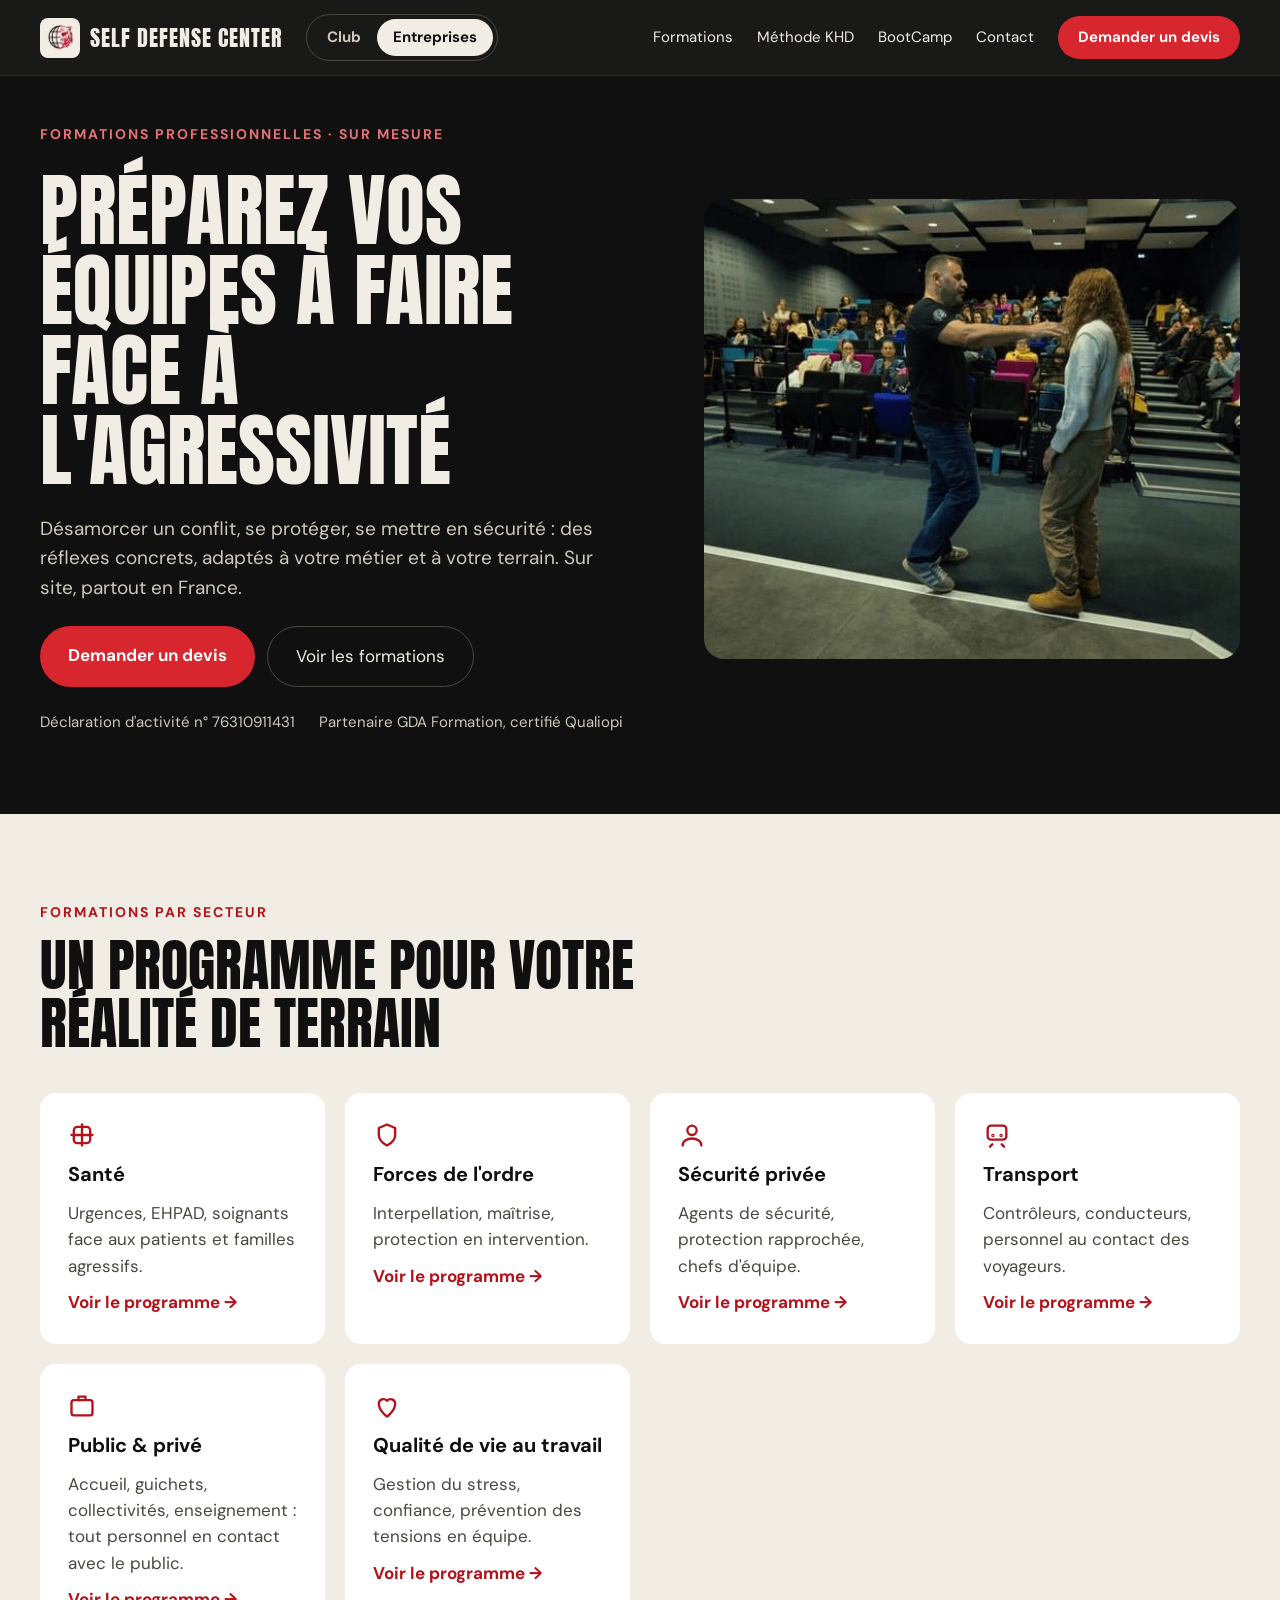
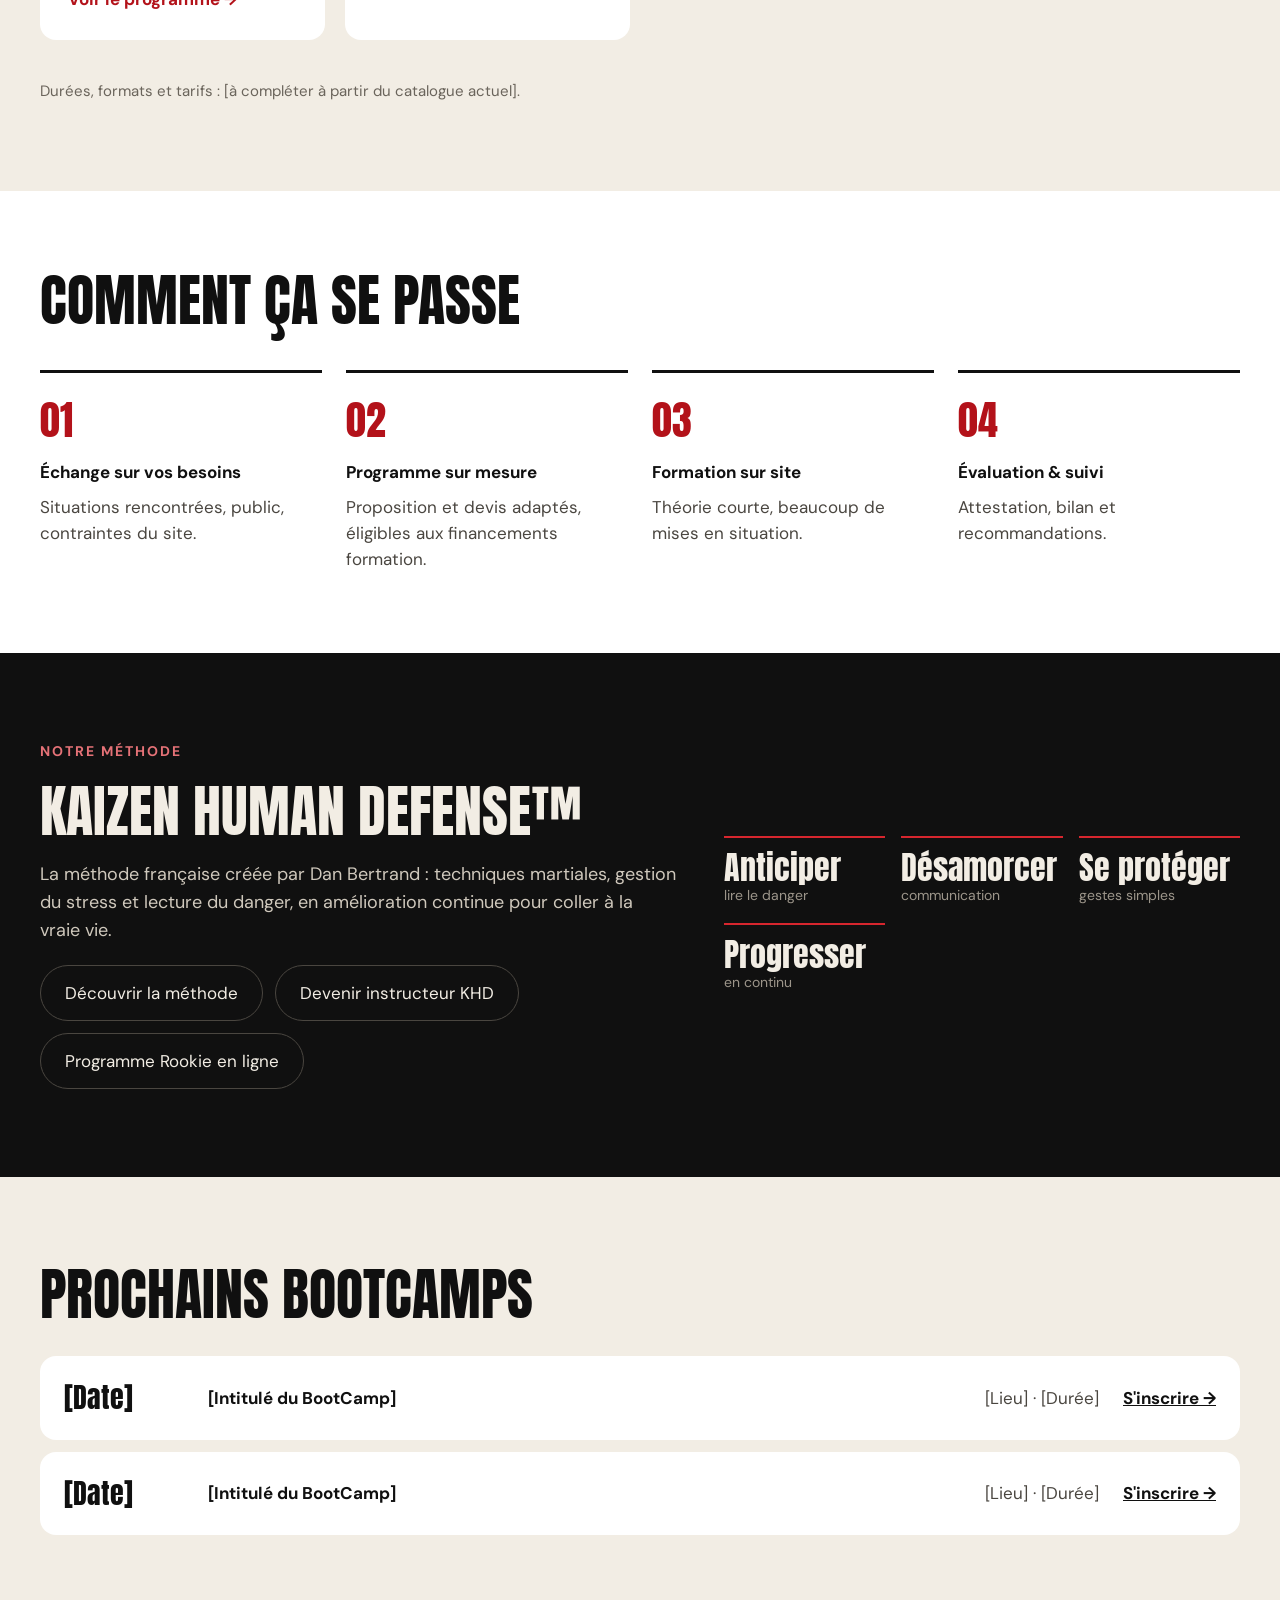
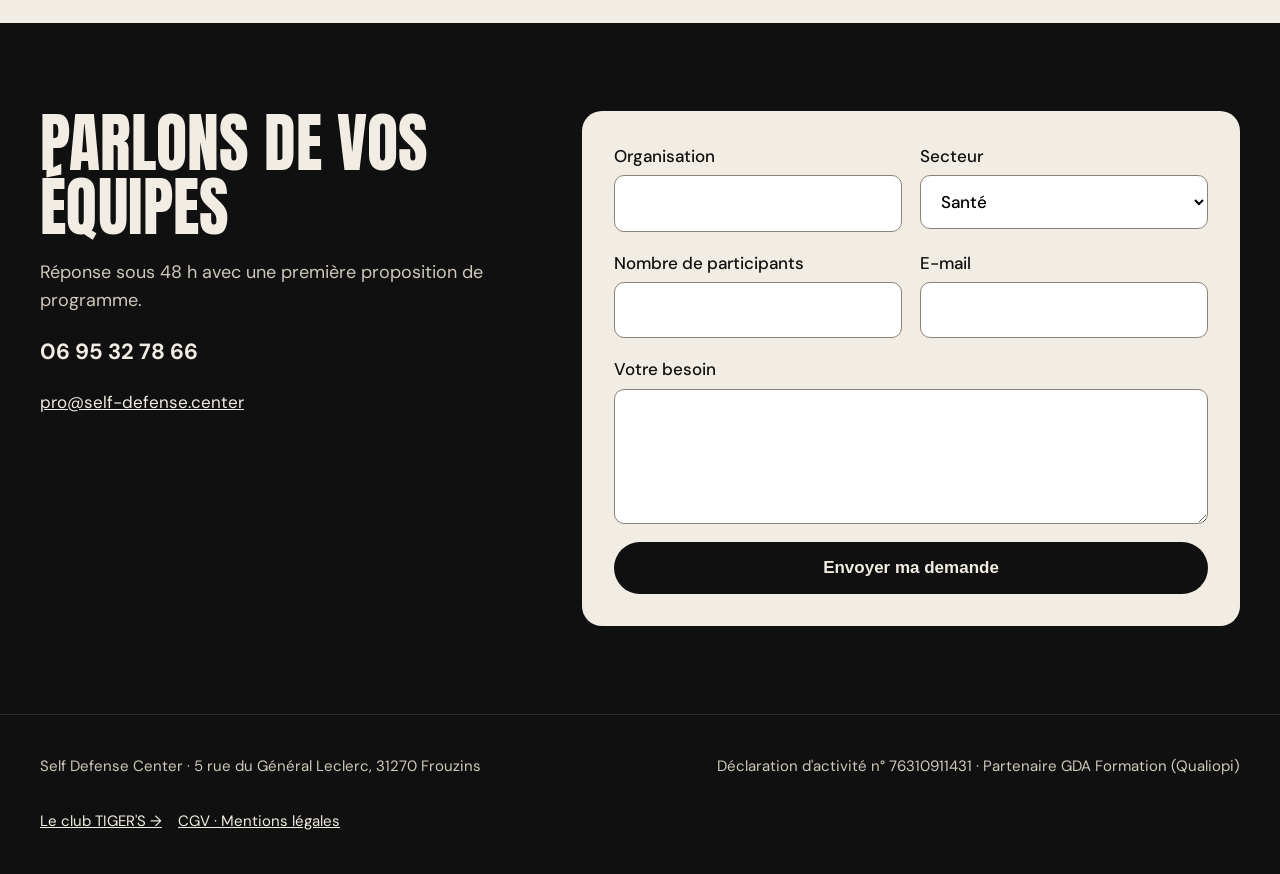
<file: pro.html>
<!doctype html>
<html lang="fr"><head><meta charset="utf-8"><meta name="viewport" content="width=device-width,initial-scale=1"><meta name="robots" content="noindex, nofollow"><title>Formations pro — Self Defense Center</title>
<link rel="preconnect" href="https://fonts.googleapis.com">
<link href="https://fonts.googleapis.com/css2?family=Anton&amp;family=DM+Sans:wght@400;500;700&amp;display=swap" rel="stylesheet">
<link rel="stylesheet" href="site.css">
<style>
body{margin:0;background:#F2EDE4}
a{color:#101010}a:hover{color:#B3121A}
input,select,textarea{font:inherit}
</style>
</head><body>

<div style="background: #F2EDE4; color: #101010; font-family: 'DM Sans', system-ui, sans-serif; font-size: 17px; line-height: 1.55; min-height: 100vh">

<header class="site-header">
<div class="site-header__in">
<a class="brand" href="index.html" aria-label="Self Defense Center, accueil">
<img src="img/logo.png" alt="">
<span>SELF DEFENSE CENTER</span>
</a>
<nav class="universe" aria-label="Univers">
<a href="club.html">Club</a>
<a href="pro.html" aria-current="page">Entreprises</a>
</nav>
<nav class="site-nav" aria-label="Navigation principale">
<a href="#formations">Formations</a>
<a href="#methode">Méthode KHD</a>
<a href="#bootcamp">BootCamp</a>
<a href="#contact">Contact</a>
<a class="cta" href="#devis">Demander un devis</a>
</nav>
</div>
</header>

<section style="background: #101010; color: #F2EDE4">
<div style="max-width: 1200px; margin: 0 auto; padding: 48px 24px 80px; display: flex; flex-wrap: wrap; gap: 48px; align-items: center">
<div style="flex: 1 1 480px; min-width: 0; display: flex; flex-direction: column; gap: 24px">
<p style="margin: 0; color: #E57277; font-weight: 700; font-size: 14px; letter-spacing: 2px; text-transform: uppercase">Formations professionnelles · sur mesure</p>
<h1 style="margin: 0; font-family: Anton, sans-serif; font-weight: 400; font-size: clamp(44px, 6.5vw, 80px); line-height: 1; text-transform: uppercase">Préparez vos équipes à faire face à l'agressivité</h1>
<p style="margin: 0; font-size: 19px; color: #CFC8BC; max-width: 560px">Désamorcer un conflit, se protéger, se mettre en sécurité : des réflexes concrets, adaptés à votre métier et à votre terrain. Sur site, partout en France.</p>
<div style="display: flex; flex-wrap: wrap; gap: 12px">
<a href="#devis" style="text-decoration: none; background: #D7262E; color: #FFFFFF; font-weight: 700; padding: 16px 28px; border-radius: 999px">Demander un devis</a>
<a href="#formations" style="text-decoration: none; color: #F2EDE4; border: 1px solid #4A4640; padding: 16px 28px; border-radius: 999px">Voir les formations</a>
</div>
<div style="display: flex; flex-wrap: wrap; gap: 24px; font-size: 15px; color: #CFC8BC">
<span>Déclaration d'activité n° 76310911431</span>
<span>Partenaire GDA Formation, certifié Qualiopi</span>
</div>
</div>
<img class="photo" src="img/pro-formation-amphi.jpg" alt="Démonstration lors d&apos;une formation en entreprise" style="flex: 1 1 400px; min-width: 0; height: 460px; border-radius: 20px; width: 100%">
</div>
</section>

<section id="formations" style="max-width: 1200px; margin: 0 auto; padding: 88px 24px; display: flex; flex-direction: column; gap: 40px">
<div style="display: flex; flex-direction: column; gap: 12px; max-width: 720px">
<p style="margin: 0; color: #B3121A; font-weight: 700; font-size: 14px; letter-spacing: 2px; text-transform: uppercase">Formations par secteur</p>
<h2 style="margin: 0; font-family: Anton, sans-serif; font-weight: 400; font-size: clamp(36px, 5vw, 56px); line-height: 1.05; text-transform: uppercase">Un programme pour votre réalité de terrain</h2>
</div>
<div style="display: grid; grid-template-columns: repeat(auto-fit, minmax(260px, 1fr)); gap: 20px">
<a href="#" style="text-decoration: none; background: #FFFFFF; border-radius: 16px; padding: 28px; display: flex; flex-direction: column; gap: 10px">
<svg aria-hidden="true" width="28" height="28" viewBox="0 0 24 24" fill="none" stroke="#B3121A" stroke-width="2" stroke-linecap="round" stroke-linejoin="round"><path d="M12 3v18"></path><path d="M3 12h18"></path><rect x="5" y="5" width="14" height="14" rx="3"></rect></svg>
<span style="font-weight: 700; font-size: 20px">Santé</span><span style="color: #4A4640">Urgences, EHPAD, soignants face aux patients et familles agressifs.</span><span style="color: #B3121A; font-weight: 700">Voir le programme →</span></a>
<a href="#" style="text-decoration: none; background: #FFFFFF; border-radius: 16px; padding: 28px; display: flex; flex-direction: column; gap: 10px">
<svg aria-hidden="true" width="28" height="28" viewBox="0 0 24 24" fill="none" stroke="#B3121A" stroke-width="2" stroke-linecap="round" stroke-linejoin="round"><path d="M12 3l7 3v6c0 4-3 7-7 9-4-2-7-5-7-9V6z"></path></svg>
<span style="font-weight: 700; font-size: 20px">Forces de l'ordre</span><span style="color: #4A4640">Interpellation, maîtrise, protection en intervention.</span><span style="color: #B3121A; font-weight: 700">Voir le programme →</span></a>
<a href="#" style="text-decoration: none; background: #FFFFFF; border-radius: 16px; padding: 28px; display: flex; flex-direction: column; gap: 10px">
<svg aria-hidden="true" width="28" height="28" viewBox="0 0 24 24" fill="none" stroke="#B3121A" stroke-width="2" stroke-linecap="round" stroke-linejoin="round"><circle cx="12" cy="8" r="4"></circle><path d="M4 21c0-4 4-6 8-6s8 2 8 6"></path></svg>
<span style="font-weight: 700; font-size: 20px">Sécurité privée</span><span style="color: #4A4640">Agents de sécurité, protection rapprochée, chefs d'équipe.</span><span style="color: #B3121A; font-weight: 700">Voir le programme →</span></a>
<a href="#" style="text-decoration: none; background: #FFFFFF; border-radius: 16px; padding: 28px; display: flex; flex-direction: column; gap: 10px">
<svg aria-hidden="true" width="28" height="28" viewBox="0 0 24 24" fill="none" stroke="#B3121A" stroke-width="2" stroke-linecap="round" stroke-linejoin="round"><rect x="4" y="4" width="16" height="12" rx="3"></rect><path d="M8 20l-2 2"></path><path d="M16 20l2 2"></path><circle cx="8.5" cy="12.5" r="0.5"></circle><circle cx="15.5" cy="12.5" r="0.5"></circle></svg>
<span style="font-weight: 700; font-size: 20px">Transport</span><span style="color: #4A4640">Contrôleurs, conducteurs, personnel au contact des voyageurs.</span><span style="color: #B3121A; font-weight: 700">Voir le programme →</span></a>
<a href="#" style="text-decoration: none; background: #FFFFFF; border-radius: 16px; padding: 28px; display: flex; flex-direction: column; gap: 10px">
<svg aria-hidden="true" width="28" height="28" viewBox="0 0 24 24" fill="none" stroke="#B3121A" stroke-width="2" stroke-linecap="round" stroke-linejoin="round"><rect x="3" y="7" width="18" height="13" rx="2"></rect><path d="M9 7V4h6v3"></path></svg>
<span style="font-weight: 700; font-size: 20px">Public &amp; privé</span><span style="color: #4A4640">Accueil, guichets, collectivités, enseignement : tout personnel en contact avec le public.</span><span style="color: #B3121A; font-weight: 700">Voir le programme →</span></a>
<a href="#" style="text-decoration: none; background: #FFFFFF; border-radius: 16px; padding: 28px; display: flex; flex-direction: column; gap: 10px">
<svg aria-hidden="true" width="28" height="28" viewBox="0 0 24 24" fill="none" stroke="#B3121A" stroke-width="2" stroke-linecap="round" stroke-linejoin="round"><path d="M12 21s-7-5-7-11a4 4 0 0 1 7-2.5A4 4 0 0 1 19 10c0 6-7 11-7 11z"></path></svg>
<span style="font-weight: 700; font-size: 20px">Qualité de vie au travail</span><span style="color: #4A4640">Gestion du stress, confiance, prévention des tensions en équipe.</span><span style="color: #B3121A; font-weight: 700">Voir le programme →</span></a>
</div>
<p style="margin: 0; color: #6A645B; font-size: 15px">Durées, formats et tarifs : [à compléter à partir du catalogue actuel].</p>
</section>

<section style="background: #FFFFFF">
<div style="max-width: 1200px; margin: 0 auto; padding: 80px 24px; display: flex; flex-direction: column; gap: 40px">
<h2 style="margin: 0; font-family: Anton, sans-serif; font-weight: 400; font-size: clamp(36px, 5vw, 56px); line-height: 1.05; text-transform: uppercase">Comment ça se passe</h2>
<div style="display: grid; grid-template-columns: repeat(auto-fit, minmax(220px, 1fr)); gap: 24px">
<div style="border-top: 3px solid #101010; padding-top: 16px; display: flex; flex-direction: column; gap: 8px"><span style="font-family: Anton, sans-serif; font-size: 40px; color: #B3121A">01</span><span style="font-weight: 700">Échange sur vos besoins</span><span style="color: #4A4640">Situations rencontrées, public, contraintes du site.</span></div>
<div style="border-top: 3px solid #101010; padding-top: 16px; display: flex; flex-direction: column; gap: 8px"><span style="font-family: Anton, sans-serif; font-size: 40px; color: #B3121A">02</span><span style="font-weight: 700">Programme sur mesure</span><span style="color: #4A4640">Proposition et devis adaptés, éligibles aux financements formation.</span></div>
<div style="border-top: 3px solid #101010; padding-top: 16px; display: flex; flex-direction: column; gap: 8px"><span style="font-family: Anton, sans-serif; font-size: 40px; color: #B3121A">03</span><span style="font-weight: 700">Formation sur site</span><span style="color: #4A4640">Théorie courte, beaucoup de mises en situation.</span></div>
<div style="border-top: 3px solid #101010; padding-top: 16px; display: flex; flex-direction: column; gap: 8px"><span style="font-family: Anton, sans-serif; font-size: 40px; color: #B3121A">04</span><span style="font-weight: 700">Évaluation &amp; suivi</span><span style="color: #4A4640">Attestation, bilan et recommandations.</span></div>
</div>
</div>
</section>

<section id="methode" style="background: #101010; color: #F2EDE4">
<div style="max-width: 1200px; margin: 0 auto; padding: 88px 24px; display: flex; flex-wrap: wrap; gap: 48px; align-items: center">
<div style="flex: 1 1 480px; min-width: 0; display: flex; flex-direction: column; gap: 20px">
<p style="margin: 0; color: #E57277; font-weight: 700; font-size: 14px; letter-spacing: 2px; text-transform: uppercase">Notre méthode</p>
<h2 style="margin: 0; font-family: Anton, sans-serif; font-weight: 400; font-size: clamp(36px, 5vw, 56px); line-height: 1.05; text-transform: uppercase">Kaizen Human Defense™</h2>
<p style="margin: 0; color: #CFC8BC; font-size: 18px">La méthode française créée par Dan Bertrand : techniques martiales, gestion du stress et lecture du danger, en amélioration continue pour coller à la vraie vie.</p>
<div style="display: flex; flex-wrap: wrap; gap: 12px">
<a href="#" style="text-decoration: none; color: #F2EDE4; border: 1px solid #4A4640; padding: 14px 24px; border-radius: 999px">Découvrir la méthode</a>
<a href="#" style="text-decoration: none; color: #F2EDE4; border: 1px solid #4A4640; padding: 14px 24px; border-radius: 999px">Devenir instructeur KHD</a>
<a href="#" style="text-decoration: none; color: #F2EDE4; border: 1px solid #4A4640; padding: 14px 24px; border-radius: 999px">Programme Rookie en ligne</a>
</div>
</div>
<div style="flex: 1 1 360px; min-width: 0; display: grid; grid-template-columns: repeat(auto-fit, minmax(150px, 1fr)); gap: 16px">
<div style="border-top: 2px solid #D7262E; padding-top: 12px"><div style="font-family: Anton, sans-serif; font-size: 32px; line-height: 1.1">Anticiper</div><div style="color: #9C958A; font-size: 14px">lire le danger</div></div>
<div style="border-top: 2px solid #D7262E; padding-top: 12px"><div style="font-family: Anton, sans-serif; font-size: 32px; line-height: 1.1">Désamorcer</div><div style="color: #9C958A; font-size: 14px">communication</div></div>
<div style="border-top: 2px solid #D7262E; padding-top: 12px"><div style="font-family: Anton, sans-serif; font-size: 32px; line-height: 1.1">Se protéger</div><div style="color: #9C958A; font-size: 14px">gestes simples</div></div>
<div style="border-top: 2px solid #D7262E; padding-top: 12px"><div style="font-family: Anton, sans-serif; font-size: 32px; line-height: 1.1">Progresser</div><div style="color: #9C958A; font-size: 14px">en continu</div></div>
</div>
</div>
</section>

<section id="bootcamp" style="max-width: 1200px; margin: 0 auto; padding: 88px 24px; display: flex; flex-direction: column; gap: 32px">
<h2 style="margin: 0; font-family: Anton, sans-serif; font-weight: 400; font-size: clamp(36px, 5vw, 56px); line-height: 1.05; text-transform: uppercase">Prochains BootCamps</h2>
<div style="display: flex; flex-direction: column; gap: 12px">
<div style="background: #FFFFFF; border-radius: 16px; padding: 20px 24px; display: flex; flex-wrap: wrap; align-items: center; gap: 24px"><span style="font-family: Anton, sans-serif; font-size: 28px; min-width: 120px">[Date]</span><span style="flex: 1 1 280px; min-width: 0; font-weight: 700">[Intitulé du BootCamp]</span><span style="color: #4A4640">[Lieu] · [Durée]</span><a href="#" style="font-weight: 700">S'inscrire →</a></div>
<div style="background: #FFFFFF; border-radius: 16px; padding: 20px 24px; display: flex; flex-wrap: wrap; align-items: center; gap: 24px"><span style="font-family: Anton, sans-serif; font-size: 28px; min-width: 120px">[Date]</span><span style="flex: 1 1 280px; min-width: 0; font-weight: 700">[Intitulé du BootCamp]</span><span style="color: #4A4640">[Lieu] · [Durée]</span><a href="#" style="font-weight: 700">S'inscrire →</a></div>
</div>
</section>

<section id="devis" style="background: #101010; color: #F2EDE4">
<div style="max-width: 1200px; margin: 0 auto; padding: 88px 24px; display: flex; flex-wrap: wrap; gap: 48px">
<div style="flex: 1 1 360px; min-width: 0; display: flex; flex-direction: column; gap: 20px">
<h2 style="margin: 0; font-family: Anton, sans-serif; font-weight: 400; font-size: clamp(40px, 6vw, 64px); line-height: 1; text-transform: uppercase">Parlons de vos équipes</h2>
<p style="margin: 0; color: #CFC8BC; font-size: 18px">Réponse sous 48 h avec une première proposition de programme.</p>
<a href="tel:+33695327866" style="color: #F2EDE4; font-size: 22px; font-weight: 700; text-decoration: none">06 95 32 78 66</a>
<a href="mailto:pro@self-defense.center" style="color: #F2EDE4">pro@self-defense.center</a>
</div>
<form style="flex: 1 1 460px; min-width: 0; background: #F2EDE4; color: #101010; border-radius: 20px; padding: 32px; display: grid; grid-template-columns: repeat(auto-fit, minmax(200px, 1fr)); gap: 18px">
<label style="display: flex; flex-direction: column; gap: 6px; font-weight: 500">Organisation<input type="text" style="padding: 14px 16px; border: 1px solid #8A8378; border-radius: 10px; background: #FFFFFF"></label>
<label style="display: flex; flex-direction: column; gap: 6px; font-weight: 500">Secteur<select style="padding: 14px 16px; border: 1px solid #8A8378; border-radius: 10px; background: #FFFFFF"><option>Santé</option><option>Forces de l'ordre</option><option>Sécurité privée</option><option>Transport</option><option>Public &amp; privé</option><option>Autre</option></select></label>
<label style="display: flex; flex-direction: column; gap: 6px; font-weight: 500">Nombre de participants<input type="number" style="padding: 14px 16px; border: 1px solid #8A8378; border-radius: 10px; background: #FFFFFF"></label>
<label style="display: flex; flex-direction: column; gap: 6px; font-weight: 500">E-mail<input type="email" style="padding: 14px 16px; border: 1px solid #8A8378; border-radius: 10px; background: #FFFFFF"></label>
<label style="grid-column: 1 / -1; display: flex; flex-direction: column; gap: 6px; font-weight: 500">Votre besoin<textarea rows="4" style="padding: 14px 16px; border: 1px solid #8A8378; border-radius: 10px; background: #FFFFFF"></textarea></label>
<button type="submit" style="grid-column: 1 / -1; border: 0; cursor: pointer; background: #101010; color: #F2EDE4; font-weight: 700; font-size: 17px; padding: 16px 24px; border-radius: 999px">Envoyer ma demande</button>
</form>
</div>
</section>

<footer id="contact" style="background: #101010; color: #CFC8BC; border-top: 1px solid #2E2B28">
<div style="max-width: 1200px; margin: 0 auto; padding: 40px 24px; display: flex; flex-wrap: wrap; gap: 32px; justify-content: space-between; font-size: 15px">
<span>Self Defense Center · 5 rue du Général Leclerc, 31270 Frouzins</span>
<span>Déclaration d'activité n° 76310911431 · Partenaire GDA Formation (Qualiopi)</span>
<span style="display: flex; gap: 16px"><a href="club.html" style="color: #F2EDE4">Le club TIGER'S →</a><a href="#" style="color: #F2EDE4">CGV · Mentions légales</a></span>
</div>
</footer>

</div>
</body></html>
</file>
<file: site.css>
/* Shared across index.html, club.html and pro.html: header, universe switch, photos. */
html{scroll-behavior:smooth}
[id]{scroll-margin-top:96px}

.site-header{position:sticky;top:0;z-index:10;background:rgba(16,16,16,.96);backdrop-filter:blur(8px);border-bottom:1px solid #2E2B28;color:#F2EDE4}
.site-header__in{max-width:1200px;margin:0 auto;padding:14px 24px;display:flex;flex-wrap:wrap;align-items:center;gap:12px 24px}
.site-header a{text-decoration:none;color:#F2EDE4}
.site-header a:hover{color:#FFFFFF}

.brand{display:flex;align-items:center;gap:10px}
.brand img{width:40px;height:40px;padding:4px;box-sizing:border-box;border-radius:8px;background:#F2EDE4;object-fit:contain}
.brand span{font-family:Anton,sans-serif;font-size:22px;letter-spacing:1px;white-space:nowrap}

/* Club / Entreprises switch: same place on every page, current universe highlighted */
.universe{display:flex;padding:4px;border:1px solid #4A4640;border-radius:999px;font-size:15px;font-weight:700}
.universe a{padding:7px 16px;border-radius:999px;color:#CFC8BC}
.universe a[aria-current],.universe a[aria-current]:hover{background:#F2EDE4;color:#101010}

.site-nav{margin-left:auto;display:flex;flex-wrap:wrap;align-items:center;gap:8px 24px;font-size:15px}
.site-nav .cta,.site-nav .cta:hover{background:#D7262E;color:#FFFFFF;font-weight:700;padding:10px 20px;border-radius:999px}
.site-nav .cta:hover{background:#B3121A}

@media (max-width:900px){
  .site-header{position:static}
  [id]{scroll-margin-top:16px}
  .site-header__in{padding:14px 16px}
  .site-nav{margin-left:0;width:100%;gap:8px 18px}
}

.photo{display:block;object-fit:cover;box-sizing:border-box}

.logos{display:grid;grid-template-columns:repeat(auto-fill,minmax(130px,1fr));gap:12px}
.logos img{width:100%;height:84px;padding:12px;box-sizing:border-box;border-radius:12px;background:#FFFFFF;object-fit:contain}

.team{display:flex;flex-wrap:wrap;gap:12px 24px;color:#CFC8BC;font-size:15px}
.team span{display:flex;align-items:center;gap:10px}
.team img{width:44px;height:44px;border-radius:50%;object-fit:cover}
</file>
